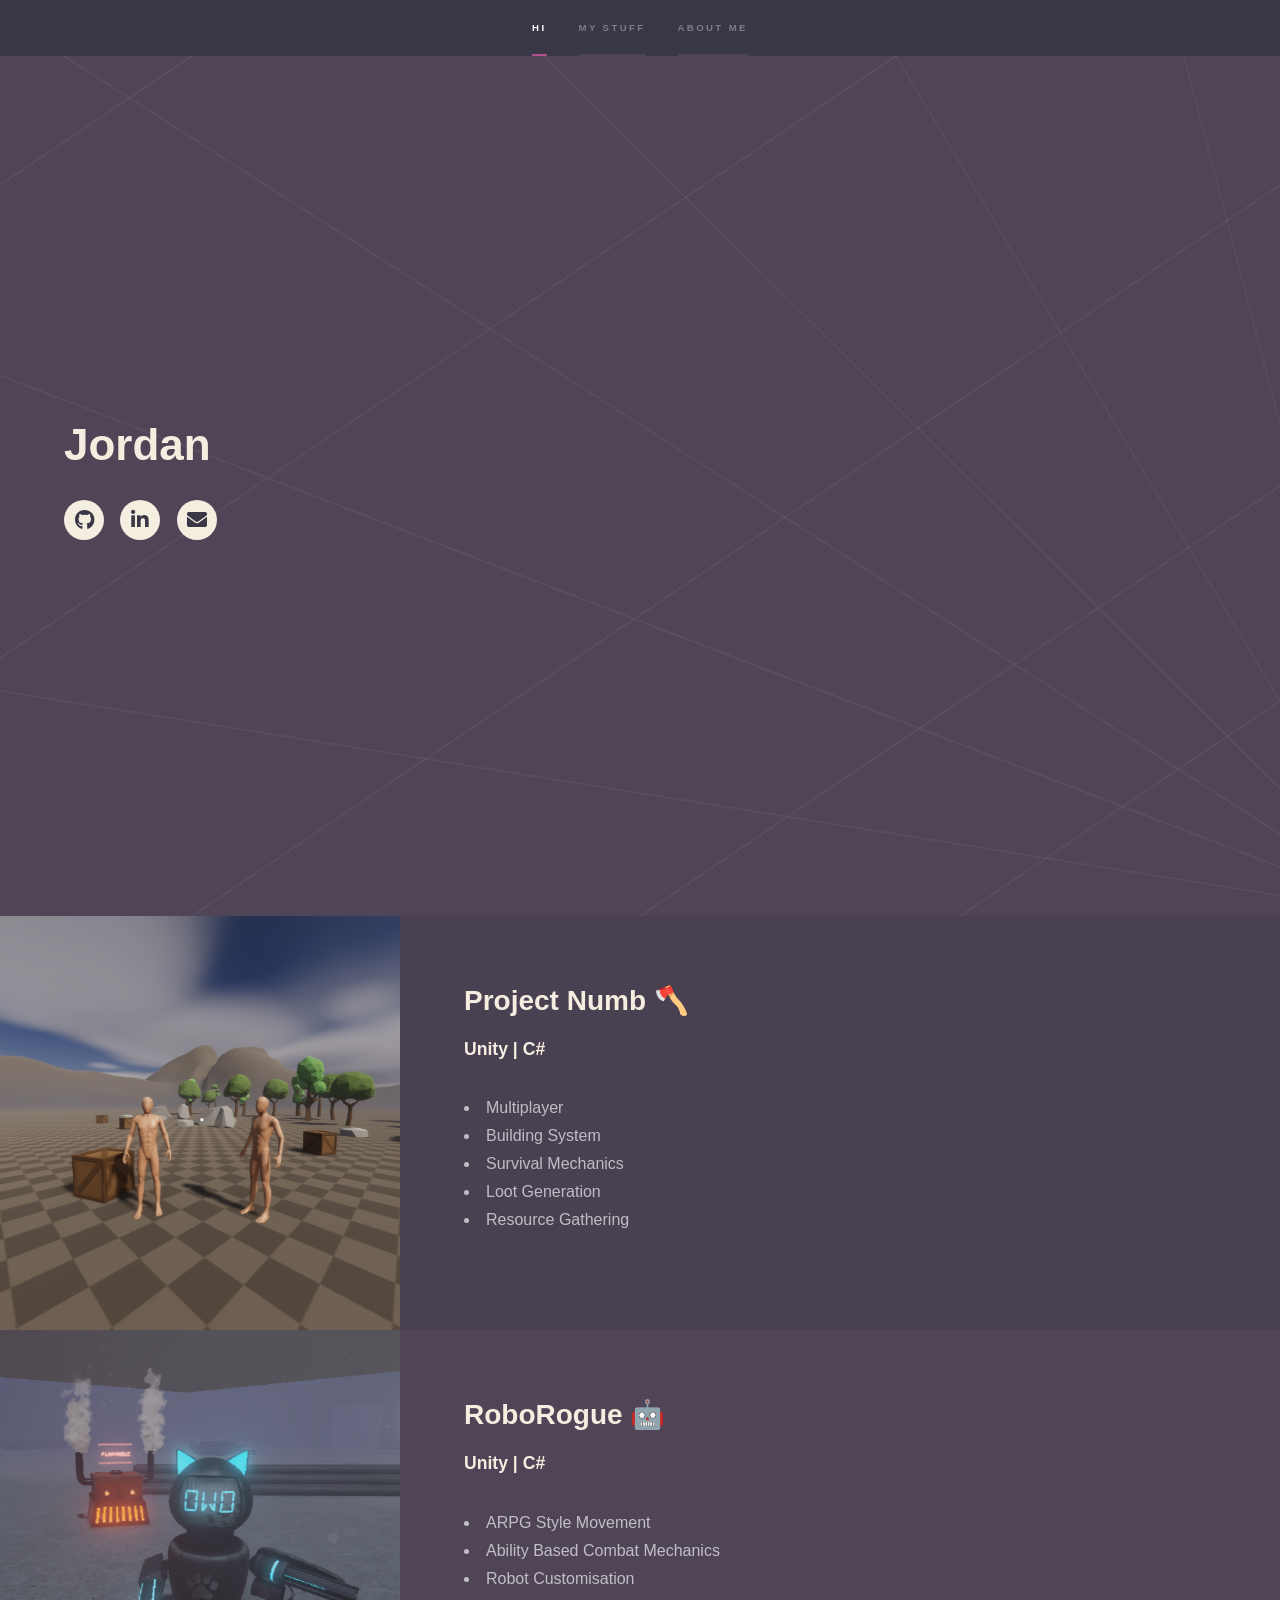
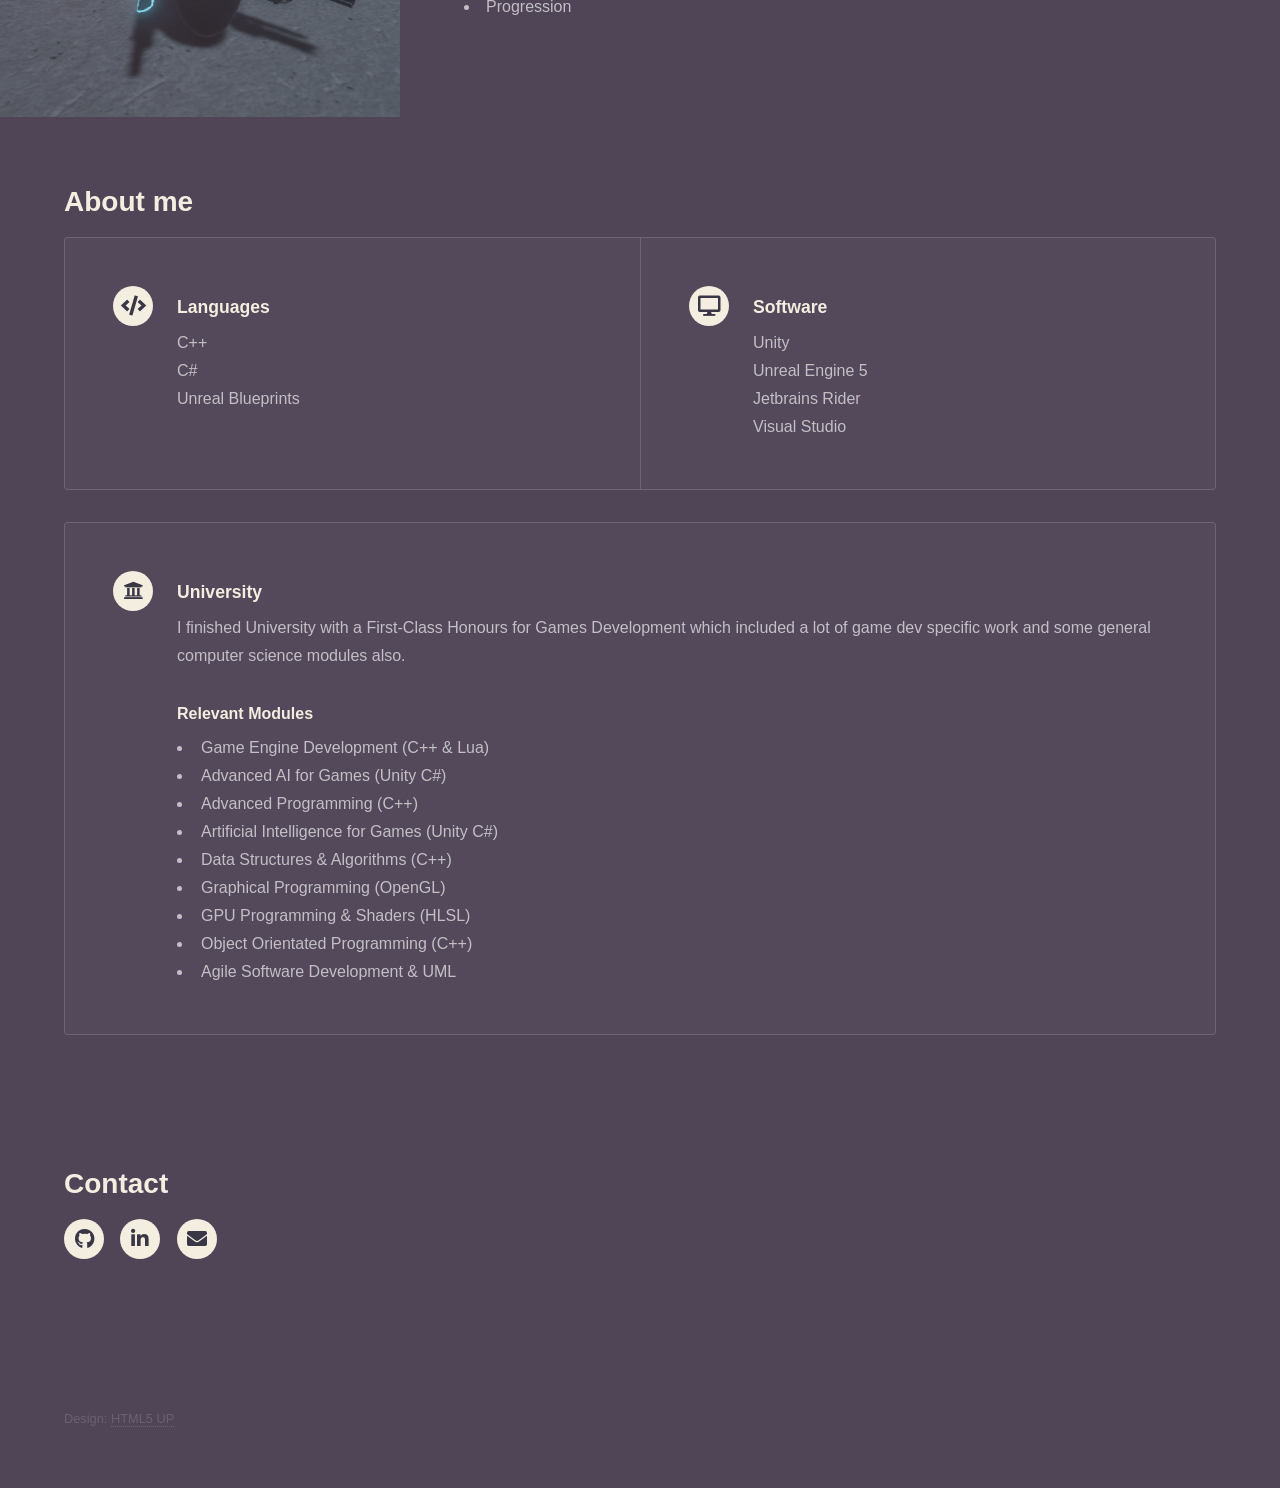
<file: index.html>
<!DOCTYPE HTML>
<!--
	Hyperspace by HTML5 UP
	html5up.net | @ajlkn
	Free for personal and commercial use under the CCA 3.0 license (html5up.net/license)
-->
<html>
	<head>
		<title>rau-git portfolio</title>
		<meta charset="utf-8" />
		<meta name="viewport" content="width=device-width, initial-scale=1, user-scalable=no" />
		<link rel="stylesheet" href="assets/css/main.css" />
		<noscript><link rel="stylesheet" href="assets/css/noscript.css" /></noscript>
	</head>
	<body class="is-preload">

		<!-- Sidebar -->
			<section id="sidebar">
				<div class="inner">
					<nav>
						<ul>
							<li><a href="#intro">Hi</a></li>
							<li><a href="#one">My Stuff</a></li>
							<li><a href="#two">About me</a></li>
						</ul>
					</nav>
				</div>
			</section>

		<!-- Wrapper -->
			<div id="wrapper">

				<!-- Intro -->
					<section id="intro" class="wrapper style1 fullscreen fade-up">
						<div class="inner">
							<h1>Jordan</h1>
							<meta property="og:image" content="images/pic_roguelite_thumbnail.png"/>
							<ul class="icons">
									<li><a href="https://github.com/rau-git" class="icon brands major fa-github"><span class="label">GitHub</span></a></li>
									<li><a href="" class="icon brands major fa-linkedin-in"><span class="label">LinkedIn</span></a></li>
									<li><a href=mailto:"" class="icon solid major fa-envelope"><span class="label">Email</span></a></li>
								</ul>
						</div>
					</section>

				<!-- One -->
				<section id="one" class="wrapper style2 spotlights">
					<section>
						<a href="#" class="image"><img src="images/pic07.png" alt="" data-position="center center" /></a>
						<div class="content">
							<div class="inner">
								<h2>Project Numb 🪓</h2>
								<h3>Unity | C#</h3>
								<p>
									<li>Multiplayer</li>
									<li>Building System</li>
									<li>Survival Mechanics</li>
									<li>Loot Generation</li>
									<li>Resource Gathering</li>
								</p>
								<ul class="actions">
									<!--<li><a href="mp_project.html" class="button">More info here :3</a></li>-->
								</ul>
							</div>
						</div>
					</section>
					<section>
							<a href="#" class="image"><img src="images/pic_roguelite_thumbnail.png" alt="" data-position="center center" /></a>
							<div class="content">
								<div class="inner">
									<h2>RoboRogue 🤖</h2>
									<h3>Unity | C#</h3>
									<p>
										<li>ARPG Style Movement</li>
										<li>Ability Based Combat Mechanics</li>
										<li>Robot Customisation</li>
										<li>Progression</li>
									</p>
									<ul class="actions">
										<!--<li><a href="roguelite_project.html" class="button">More info here :3</a></li>-->
									</ul>
								</div>
							</div>
						</section>
					</section>
					
				</section>

				<!-- Two -->
					<section id="two" class="wrapper style3 fade-up">
						<div class="inner">
							<h2>About me</h2>
							<div class="features">
								<section>
									<span class="icon solid major fa-code"></span>
									<h3>Languages</h3>
									<p>
										C++<br>
										C#<br>
										Unreal Blueprints<br>
									</p>
								</section>
								<section>
									<span class="icon solid major fa-desktop"></span>
									<h3>Software</h3>
									<p>
											Unity<br>
											Unreal Engine 5<br>
											Jetbrains Rider<br>
											Visual Studio<br>
									</p>
								</section>
							</div>
							<div class="features2">
								<section>
									<span class="icon solid major fa-university"></span>
									<h3>University</h3>
									<p>
										I finished University with a First-Class Honours for Games Development which included a lot of game dev specific
										work and some general computer science modules also.

										<h4>Relevant Modules</h4>
										<ul>
											<li>Game Engine Development (C++ & Lua)</li>
											<li>Advanced AI for Games (Unity C#)</li>
											<li>Advanced Programming (C++)</li>
											<li>Artificial Intelligence for Games (Unity C#)</li>
											<li>Data Structures & Algorithms (C++)</li>
											<li>Graphical Programming (OpenGL)</li>
											<li>GPU Programming & Shaders (HLSL)</li>
											<li>Object Orientated Programming (C++)</li>
											<li>Agile Software Development & UML</li>
										</ul>
									</p>
								</section>
							</div>
						</div>
					</section>

				<!-- Three -->
					<section id="three" class="wrapper style1 fade-up">
						<div class="inner">
							<h2>Contact</h2>
								<ul class="icons">
									<li><a href="https://github.com/rau-git" class="icon brands major fa-github"><span class="label">GitHub</span></a></li>
									<li><a href="" class="icon brands major fa-linkedin-in"><span class="label">LinkedIn</span></a></li>
									<li><a href=mailto:"" class="icon solid major fa-envelope"><span class="label">Email</span></a></li>
								</ul>
							</section>
						</div>
					</section>

			</div>

		<!-- Footer -->
		<footer id="footer" class="wrapper alt">
			<div class="inner">
				<ul class="menu">
					<li>Design: <a href="http://html5up.net">HTML5 UP</a></li>
				</ul>
			</div>
		</footer>

		<!-- Scripts -->
			<script src="assets/js/jquery.min.js"></script>
			<script src="assets/js/jquery.scrollex.min.js"></script>
			<script src="assets/js/jquery.scrolly.min.js"></script>
			<script src="assets/js/browser.min.js"></script>
			<script src="assets/js/breakpoints.min.js"></script>
			<script src="assets/js/util.js"></script>
			<script src="assets/js/main.js"></script>

	</body>
</html>
</file>
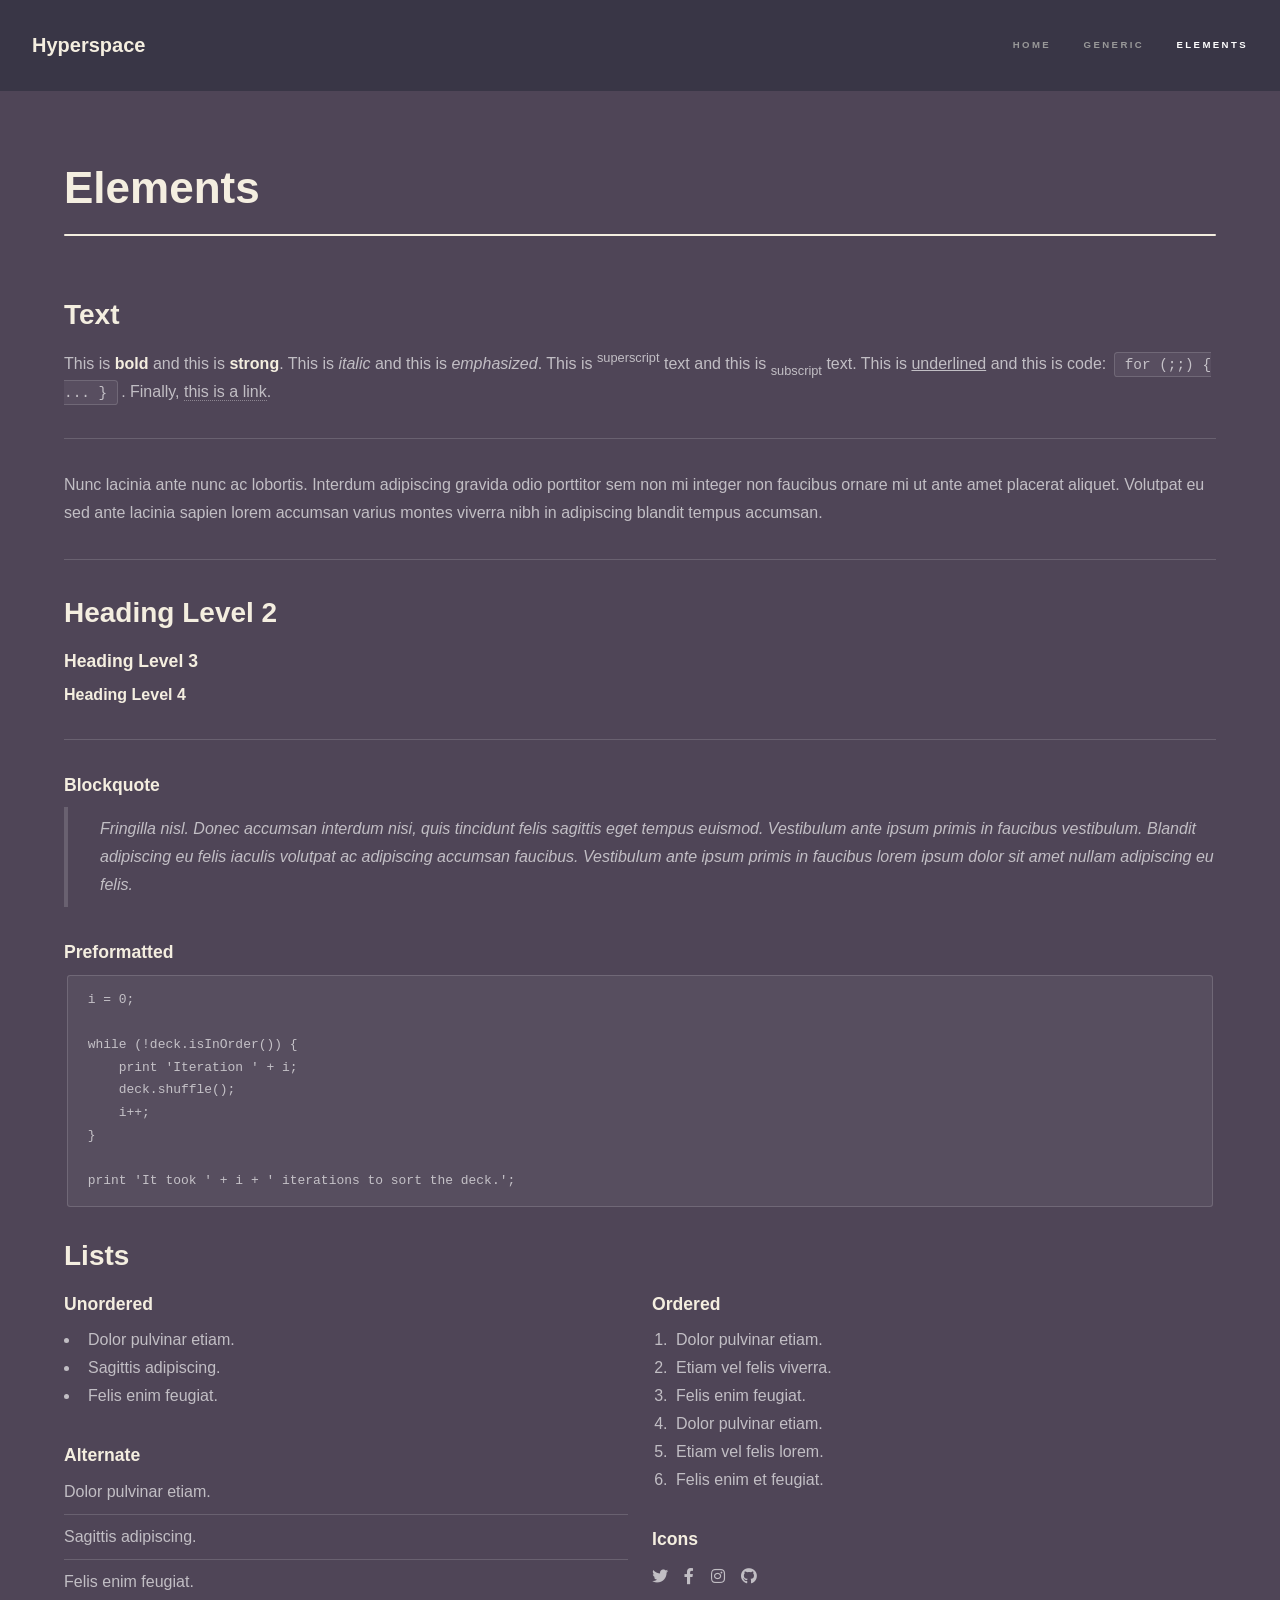
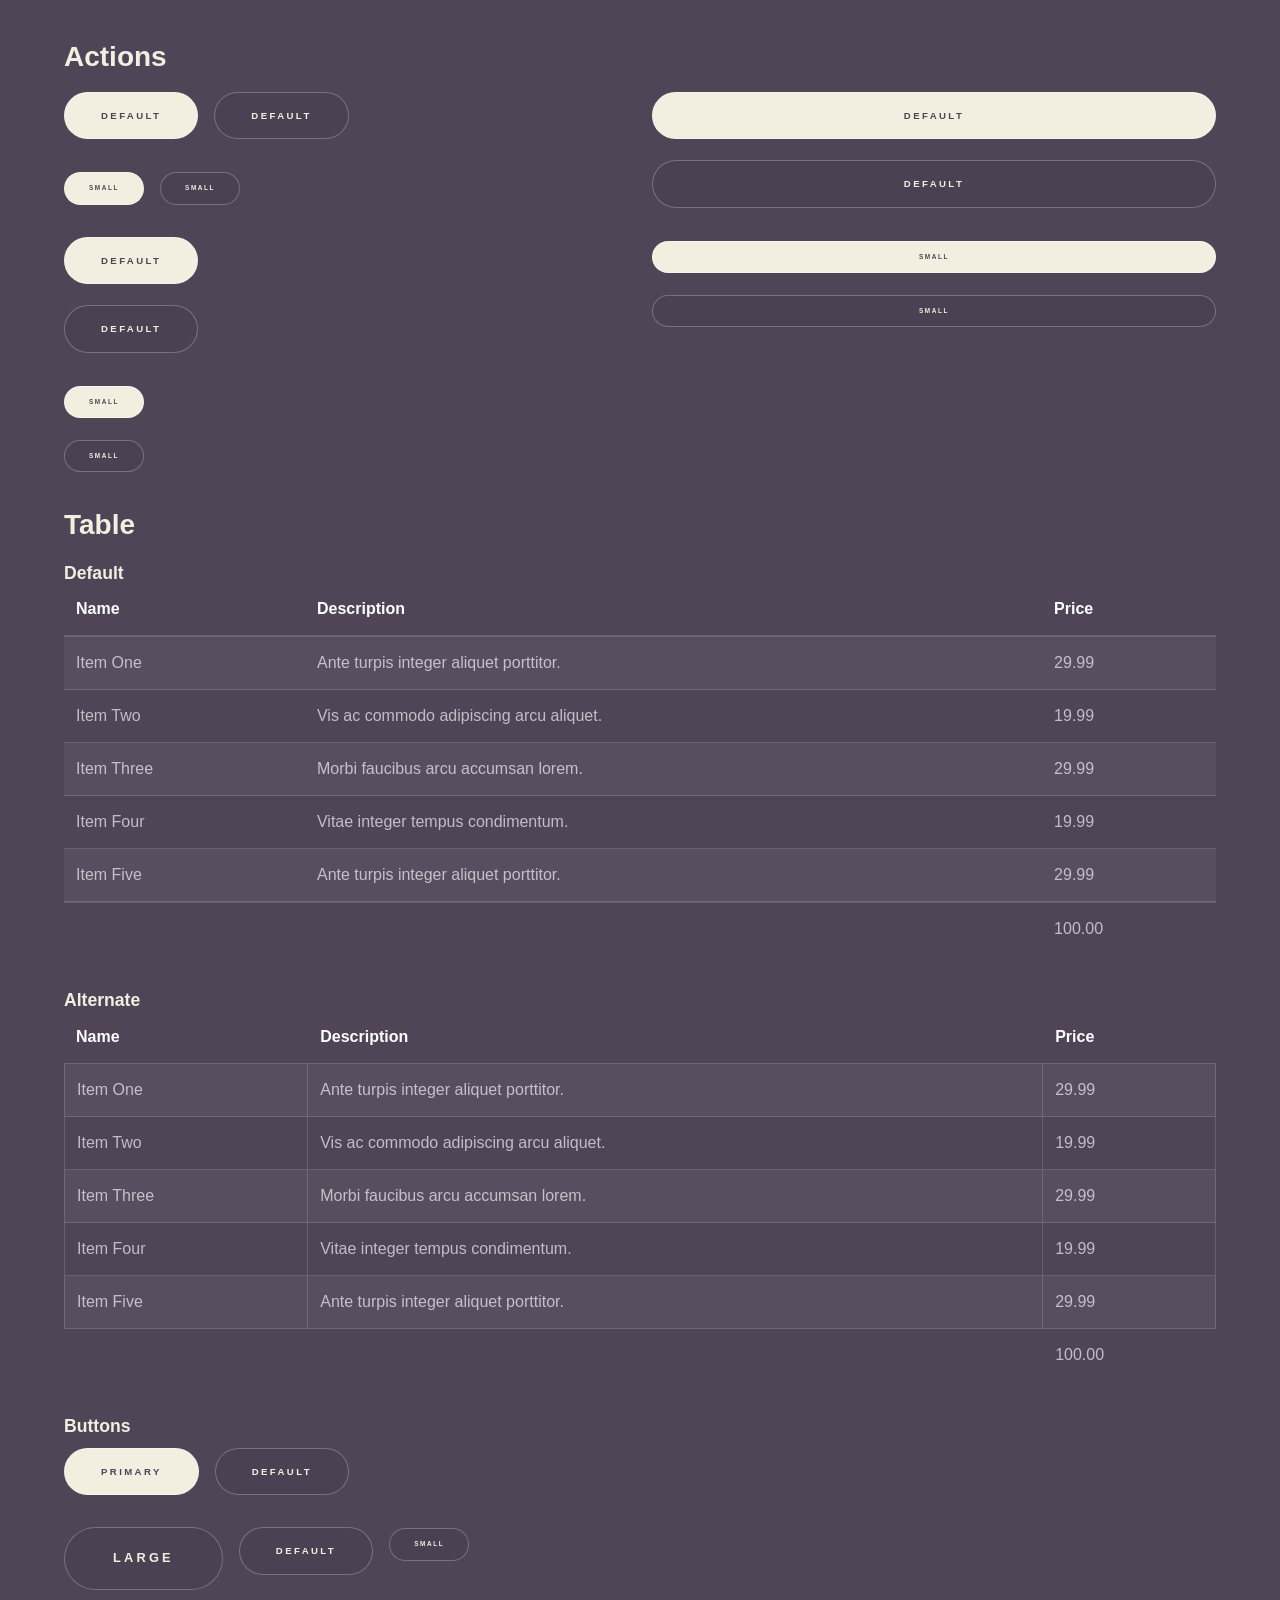
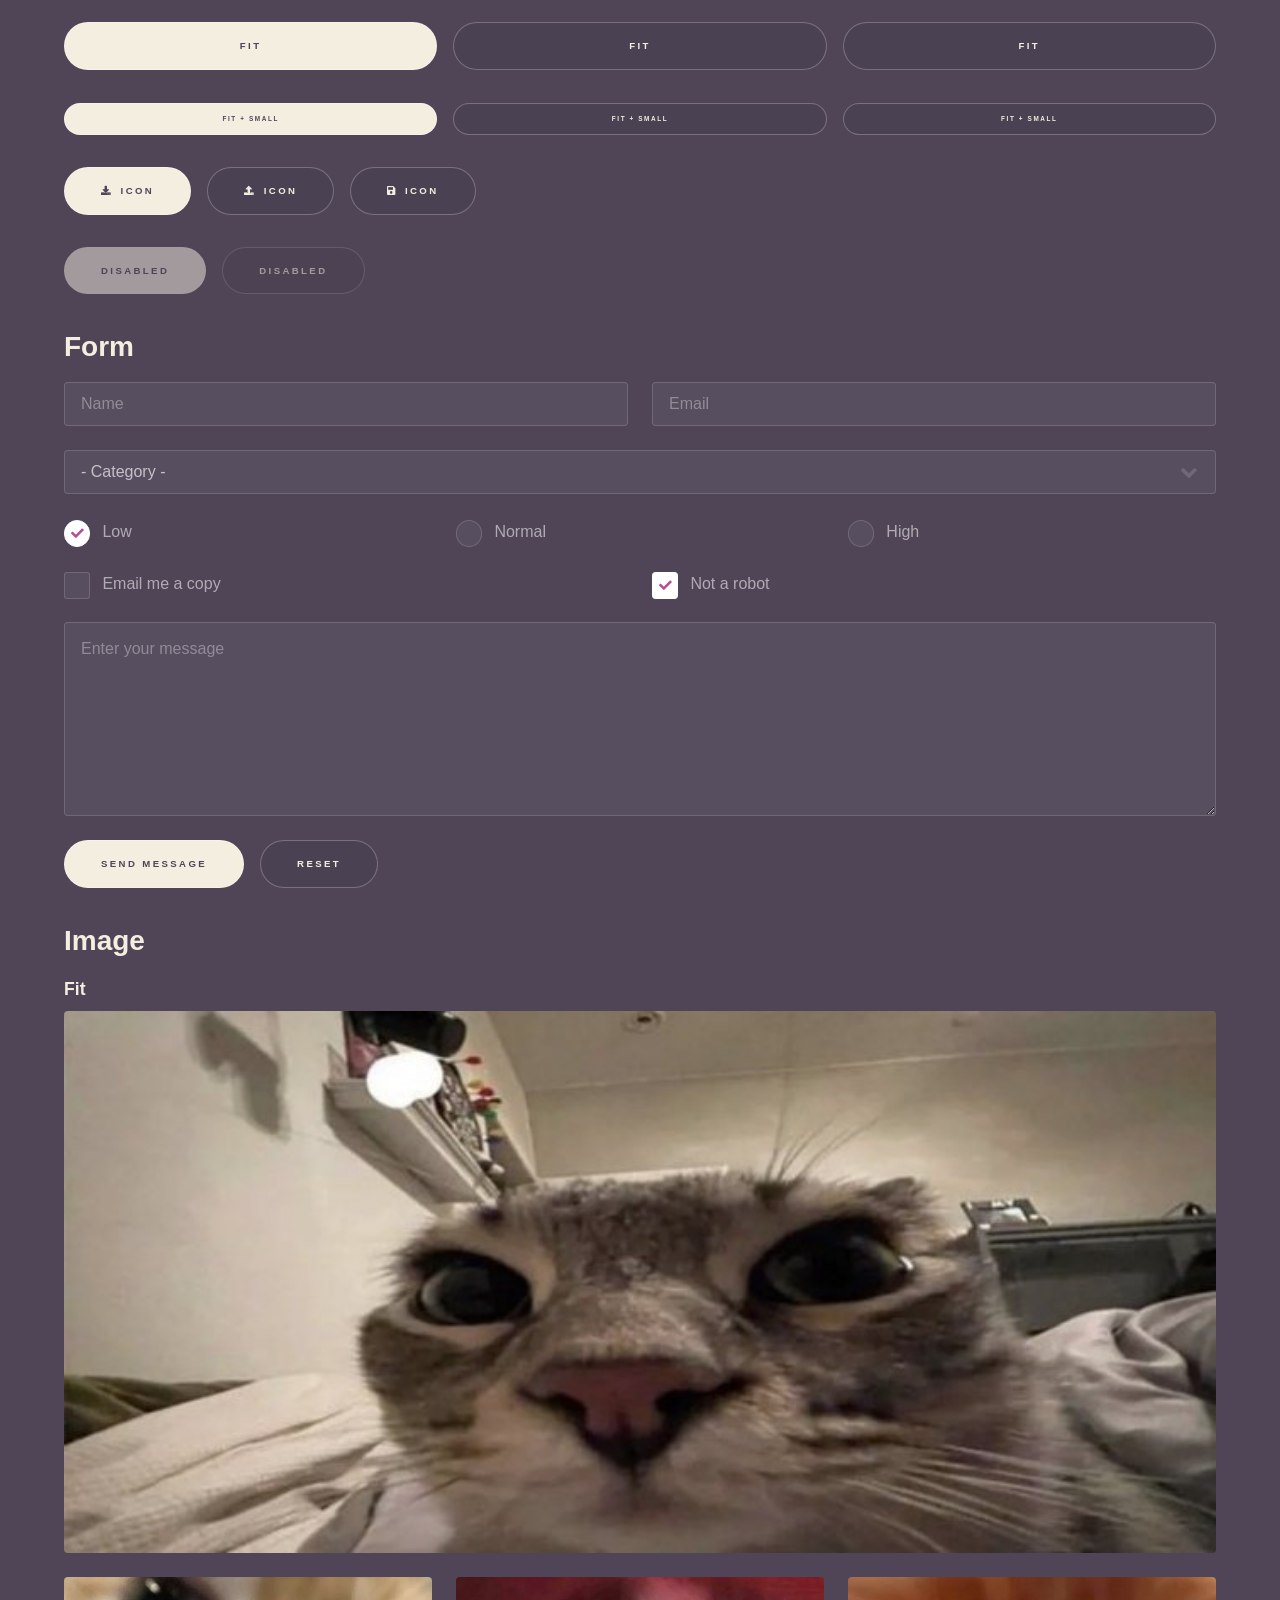
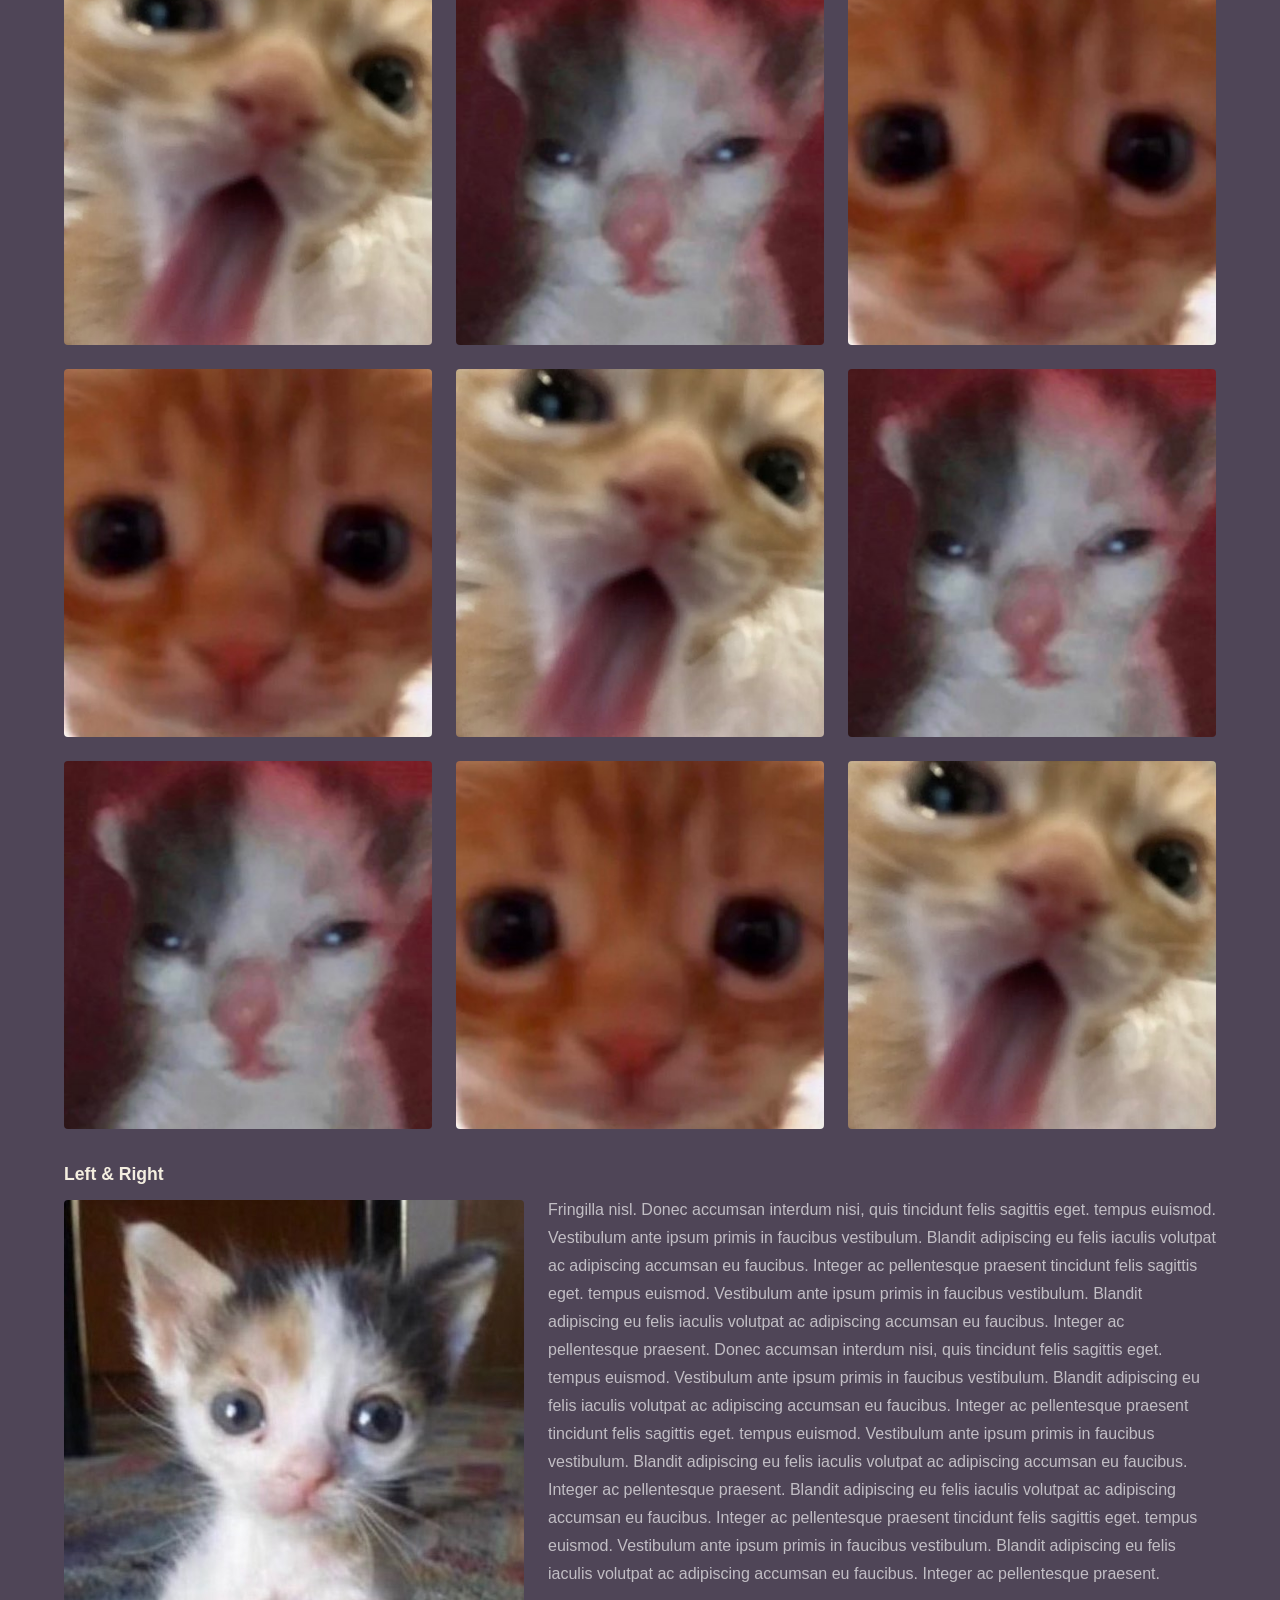
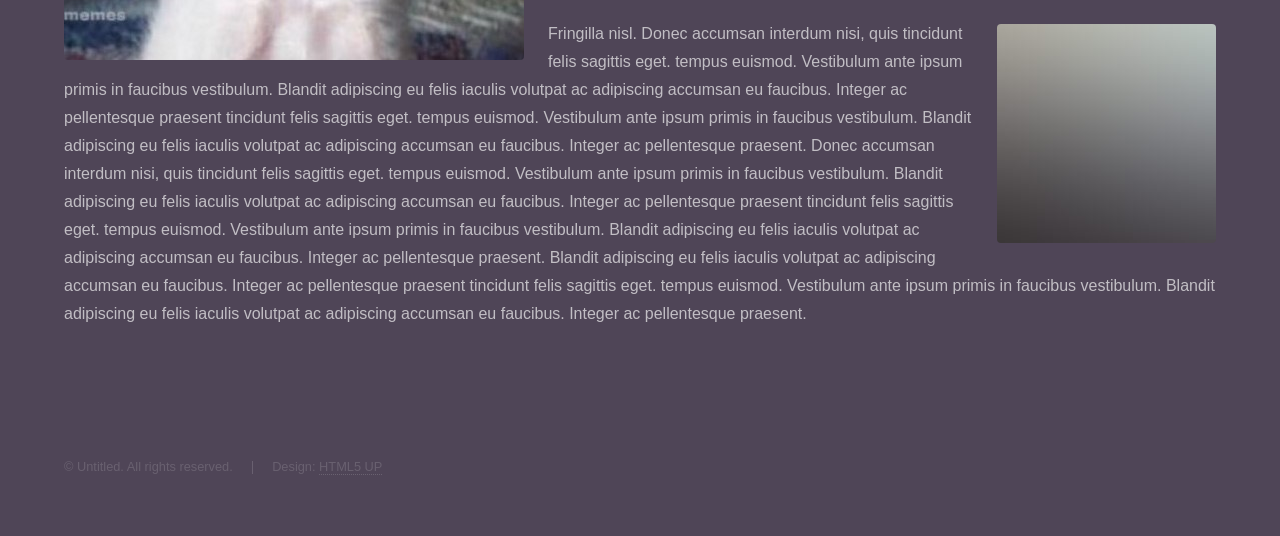
<file: elements.html>
<!DOCTYPE HTML>
<!--
	Hyperspace by HTML5 UP
	html5up.net | @ajlkn
	Free for personal and commercial use under the CCA 3.0 license (html5up.net/license)
-->
<html>
	<head>
		<title>Elements - Hyperspace by HTML5 UP</title>
		<meta charset="utf-8" />
		<meta name="viewport" content="width=device-width, initial-scale=1, user-scalable=no" />
		<link rel="stylesheet" href="assets/css/main.css" />
		<noscript><link rel="stylesheet" href="assets/css/noscript.css" /></noscript>
	</head>
	<body class="is-preload">

		<!-- Header -->
			<header id="header">
				<a href="index.html" class="title">Hyperspace</a>
				<nav>
					<ul>
						<li><a href="index.html">Home</a></li>
						<li><a href="generic.html">Generic</a></li>
						<li><a href="elements.html"  class="active">Elements</a></li>
					</ul>
				</nav>
			</header>

		<!-- Wrapper -->
			<div id="wrapper">

				<!-- Main -->
					<section id="main" class="wrapper">
						<div class="inner">
							<h1 class="major">Elements</h1>

							<!-- Text -->
								<section>
									<h2>Text</h2>
									<p>This is <b>bold</b> and this is <strong>strong</strong>. This is <i>italic</i> and this is <em>emphasized</em>.
									This is <sup>superscript</sup> text and this is <sub>subscript</sub> text.
									This is <u>underlined</u> and this is code: <code>for (;;) { ... }</code>. Finally, <a href="#">this is a link</a>.</p>
									<hr />
									<p>Nunc lacinia ante nunc ac lobortis. Interdum adipiscing gravida odio porttitor sem non mi integer non faucibus ornare mi ut ante amet placerat aliquet. Volutpat eu sed ante lacinia sapien lorem accumsan varius montes viverra nibh in adipiscing blandit tempus accumsan.</p>
									<hr />
									<h2>Heading Level 2</h2>
									<h3>Heading Level 3</h3>
									<h4>Heading Level 4</h4>
									<hr />
									<h3>Blockquote</h3>
									<blockquote>Fringilla nisl. Donec accumsan interdum nisi, quis tincidunt felis sagittis eget tempus euismod. Vestibulum ante ipsum primis in faucibus vestibulum. Blandit adipiscing eu felis iaculis volutpat ac adipiscing accumsan faucibus. Vestibulum ante ipsum primis in faucibus lorem ipsum dolor sit amet nullam adipiscing eu felis.</blockquote>
									<h3>Preformatted</h3>
									<pre><code>i = 0;

while (!deck.isInOrder()) {
    print 'Iteration ' + i;
    deck.shuffle();
    i++;
}

print 'It took ' + i + ' iterations to sort the deck.';</code></pre>
								</section>

							<!-- Lists -->
								<section>
									<h2>Lists</h2>
									<div class="row">
										<div class="col-6 col-12-medium">
											<h3>Unordered</h3>
											<ul>
												<li>Dolor pulvinar etiam.</li>
												<li>Sagittis adipiscing.</li>
												<li>Felis enim feugiat.</li>
											</ul>
											<h3>Alternate</h3>
											<ul class="alt">
												<li>Dolor pulvinar etiam.</li>
												<li>Sagittis adipiscing.</li>
												<li>Felis enim feugiat.</li>
											</ul>
										</div>
										<div class="col-6 col-12-medium">
											<h3>Ordered</h3>
											<ol>
												<li>Dolor pulvinar etiam.</li>
												<li>Etiam vel felis viverra.</li>
												<li>Felis enim feugiat.</li>
												<li>Dolor pulvinar etiam.</li>
												<li>Etiam vel felis lorem.</li>
												<li>Felis enim et feugiat.</li>
											</ol>
											<h3>Icons</h3>
											<ul class="icons">
												<li><a href="#" class="icon brands fa-twitter"><span class="label">Twitter</span></a></li>
												<li><a href="#" class="icon brands fa-facebook-f"><span class="label">Facebook</span></a></li>
												<li><a href="#" class="icon brands fa-instagram"><span class="label">Instagram</span></a></li>
												<li><a href="#" class="icon brands fa-github"><span class="label">Github</span></a></li>
											</ul>
										</div>
									</div>
									<h2>Actions</h2>
									<div class="row">
										<div class="col-6 col-12-medium">
											<ul class="actions">
												<li><a href="#" class="button primary">Default</a></li>
												<li><a href="#" class="button">Default</a></li>
											</ul>
											<ul class="actions small">
												<li><a href="#" class="button primary small">Small</a></li>
												<li><a href="#" class="button small">Small</a></li>
											</ul>
											<ul class="actions stacked">
												<li><a href="#" class="button primary">Default</a></li>
												<li><a href="#" class="button">Default</a></li>
											</ul>
											<ul class="actions stacked">
												<li><a href="#" class="button primary small">Small</a></li>
												<li><a href="#" class="button small">Small</a></li>
											</ul>
										</div>
										<div class="col-6 col-12-medium">
											<ul class="actions stacked">
												<li><a href="#" class="button primary fit">Default</a></li>
												<li><a href="#" class="button fit">Default</a></li>
											</ul>
											<ul class="actions stacked">
												<li><a href="#" class="button primary small fit">Small</a></li>
												<li><a href="#" class="button small fit">Small</a></li>
											</ul>
										</div>
									</div>
								</section>

							<!-- Table -->
								<section>
									<h2>Table</h2>
									<h3>Default</h3>
									<div class="table-wrapper">
										<table>
											<thead>
												<tr>
													<th>Name</th>
													<th>Description</th>
													<th>Price</th>
												</tr>
											</thead>
											<tbody>
												<tr>
													<td>Item One</td>
													<td>Ante turpis integer aliquet porttitor.</td>
													<td>29.99</td>
												</tr>
												<tr>
													<td>Item Two</td>
													<td>Vis ac commodo adipiscing arcu aliquet.</td>
													<td>19.99</td>
												</tr>
												<tr>
													<td>Item Three</td>
													<td> Morbi faucibus arcu accumsan lorem.</td>
													<td>29.99</td>
												</tr>
												<tr>
													<td>Item Four</td>
													<td>Vitae integer tempus condimentum.</td>
													<td>19.99</td>
												</tr>
												<tr>
													<td>Item Five</td>
													<td>Ante turpis integer aliquet porttitor.</td>
													<td>29.99</td>
												</tr>
											</tbody>
											<tfoot>
												<tr>
													<td colspan="2"></td>
													<td>100.00</td>
												</tr>
											</tfoot>
										</table>
									</div>

									<h3>Alternate</h3>
									<div class="table-wrapper">
										<table class="alt">
											<thead>
												<tr>
													<th>Name</th>
													<th>Description</th>
													<th>Price</th>
												</tr>
											</thead>
											<tbody>
												<tr>
													<td>Item One</td>
													<td>Ante turpis integer aliquet porttitor.</td>
													<td>29.99</td>
												</tr>
												<tr>
													<td>Item Two</td>
													<td>Vis ac commodo adipiscing arcu aliquet.</td>
													<td>19.99</td>
												</tr>
												<tr>
													<td>Item Three</td>
													<td> Morbi faucibus arcu accumsan lorem.</td>
													<td>29.99</td>
												</tr>
												<tr>
													<td>Item Four</td>
													<td>Vitae integer tempus condimentum.</td>
													<td>19.99</td>
												</tr>
												<tr>
													<td>Item Five</td>
													<td>Ante turpis integer aliquet porttitor.</td>
													<td>29.99</td>
												</tr>
											</tbody>
											<tfoot>
												<tr>
													<td colspan="2"></td>
													<td>100.00</td>
												</tr>
											</tfoot>
										</table>
									</div>
								</section>

							<!-- Buttons -->
								<section>
									<h3>Buttons</h3>
									<ul class="actions">
										<li><a href="#" class="button primary">Primary</a></li>
										<li><a href="#" class="button">Default</a></li>
									</ul>
									<ul class="actions">
										<li><a href="#" class="button large">Large</a></li>
										<li><a href="#" class="button">Default</a></li>
										<li><a href="#" class="button small">Small</a></li>
									</ul>
									<ul class="actions fit">
										<li><a href="#" class="button primary fit">Fit</a></li>
										<li><a href="#" class="button fit">Fit</a></li>
										<li><a href="#" class="button fit">Fit</a></li>
									</ul>
									<ul class="actions fit small">
										<li><a href="#" class="button primary fit small">Fit + Small</a></li>
										<li><a href="#" class="button fit small">Fit + Small</a></li>
										<li><a href="#" class="button fit small">Fit + Small</a></li>
									</ul>
									<ul class="actions">
										<li><a href="#" class="button primary icon solid fa-download">Icon</a></li>
										<li><a href="#" class="button icon solid fa-upload">Icon</a></li>
										<li><a href="#" class="button icon solid fa-save">Icon</a></li>
									</ul>
									<ul class="actions">
										<li><span class="button primary disabled">Disabled</span></li>
										<li><span class="button disabled">Disabled</span></li>
									</ul>
								</section>

							<!-- Form -->
								<section>
									<h2>Form</h2>
									<form method="post" action="#">
										<div class="row gtr-uniform">
											<div class="col-6 col-12-xsmall">
												<input type="text" name="demo-name" id="demo-name" value="" placeholder="Name" />
											</div>
											<div class="col-6 col-12-xsmall">
												<input type="email" name="demo-email" id="demo-email" value="" placeholder="Email" />
											</div>
											<div class="col-12">
												<select name="demo-category" id="demo-category">
													<option value="">- Category -</option>
													<option value="1">Manufacturing</option>
													<option value="1">Shipping</option>
													<option value="1">Administration</option>
													<option value="1">Human Resources</option>
												</select>
											</div>
											<div class="col-4 col-12-small">
												<input type="radio" id="demo-priority-low" name="demo-priority" checked>
												<label for="demo-priority-low">Low</label>
											</div>
											<div class="col-4 col-12-small">
												<input type="radio" id="demo-priority-normal" name="demo-priority">
												<label for="demo-priority-normal">Normal</label>
											</div>
											<div class="col-4 col-12-small">
												<input type="radio" id="demo-priority-high" name="demo-priority">
												<label for="demo-priority-high">High</label>
											</div>
											<div class="col-6 col-12-small">
												<input type="checkbox" id="demo-copy" name="demo-copy">
												<label for="demo-copy">Email me a copy</label>
											</div>
											<div class="col-6 col-12-small">
												<input type="checkbox" id="demo-human" name="demo-human" checked>
												<label for="demo-human">Not a robot</label>
											</div>
											<div class="col-12">
												<textarea name="demo-message" id="demo-message" placeholder="Enter your message" rows="6"></textarea>
											</div>
											<div class="col-12">
												<ul class="actions">
													<li><input type="submit" value="Send Message" class="primary" /></li>
													<li><input type="reset" value="Reset" /></li>
												</ul>
											</div>
										</div>
									</form>
								</section>

							<!-- Image -->
								<section>
									<h2>Image</h2>
									<h3>Fit</h3>
									<div class="box alt">
										<div class="row gtr-uniform">
											<div class="col-12"><span class="image fit"><img src="images/pic04.jpg" alt="" /></span></div>
											<div class="col-4"><span class="image fit"><img src="images/pic01.jpg" alt="" /></span></div>
											<div class="col-4"><span class="image fit"><img src="images/pic02.jpg" alt="" /></span></div>
											<div class="col-4"><span class="image fit"><img src="images/pic03.jpg" alt="" /></span></div>
											<div class="col-4"><span class="image fit"><img src="images/pic03.jpg" alt="" /></span></div>
											<div class="col-4"><span class="image fit"><img src="images/pic01.jpg" alt="" /></span></div>
											<div class="col-4"><span class="image fit"><img src="images/pic02.jpg" alt="" /></span></div>
											<div class="col-4"><span class="image fit"><img src="images/pic02.jpg" alt="" /></span></div>
											<div class="col-4"><span class="image fit"><img src="images/pic03.jpg" alt="" /></span></div>
											<div class="col-4"><span class="image fit"><img src="images/pic01.jpg" alt="" /></span></div>
										</div>
									</div>
									<h3>Left &amp; Right</h3>
									<p><span class="image left"><img src="images/pic05.jpg" alt="" /></span>Fringilla nisl. Donec accumsan interdum nisi, quis tincidunt felis sagittis eget. tempus euismod. Vestibulum ante ipsum primis in faucibus vestibulum. Blandit adipiscing eu felis iaculis volutpat ac adipiscing accumsan eu faucibus. Integer ac pellentesque praesent tincidunt felis sagittis eget. tempus euismod. Vestibulum ante ipsum primis in faucibus vestibulum. Blandit adipiscing eu felis iaculis volutpat ac adipiscing accumsan eu faucibus. Integer ac pellentesque praesent. Donec accumsan interdum nisi, quis tincidunt felis sagittis eget. tempus euismod. Vestibulum ante ipsum primis in faucibus vestibulum. Blandit adipiscing eu felis iaculis volutpat ac adipiscing accumsan eu faucibus. Integer ac pellentesque praesent tincidunt felis sagittis eget. tempus euismod. Vestibulum ante ipsum primis in faucibus vestibulum. Blandit adipiscing eu felis iaculis volutpat ac adipiscing accumsan eu faucibus. Integer ac pellentesque praesent. Blandit adipiscing eu felis iaculis volutpat ac adipiscing accumsan eu faucibus. Integer ac pellentesque praesent tincidunt felis sagittis eget. tempus euismod. Vestibulum ante ipsum primis in faucibus vestibulum. Blandit adipiscing eu felis iaculis volutpat ac adipiscing accumsan eu faucibus. Integer ac pellentesque praesent.</p>
									<p><span class="image right"><img src="images/pic06.jpg" alt="" /></span>Fringilla nisl. Donec accumsan interdum nisi, quis tincidunt felis sagittis eget. tempus euismod. Vestibulum ante ipsum primis in faucibus vestibulum. Blandit adipiscing eu felis iaculis volutpat ac adipiscing accumsan eu faucibus. Integer ac pellentesque praesent tincidunt felis sagittis eget. tempus euismod. Vestibulum ante ipsum primis in faucibus vestibulum. Blandit adipiscing eu felis iaculis volutpat ac adipiscing accumsan eu faucibus. Integer ac pellentesque praesent. Donec accumsan interdum nisi, quis tincidunt felis sagittis eget. tempus euismod. Vestibulum ante ipsum primis in faucibus vestibulum. Blandit adipiscing eu felis iaculis volutpat ac adipiscing accumsan eu faucibus. Integer ac pellentesque praesent tincidunt felis sagittis eget. tempus euismod. Vestibulum ante ipsum primis in faucibus vestibulum. Blandit adipiscing eu felis iaculis volutpat ac adipiscing accumsan eu faucibus. Integer ac pellentesque praesent. Blandit adipiscing eu felis iaculis volutpat ac adipiscing accumsan eu faucibus. Integer ac pellentesque praesent tincidunt felis sagittis eget. tempus euismod. Vestibulum ante ipsum primis in faucibus vestibulum. Blandit adipiscing eu felis iaculis volutpat ac adipiscing accumsan eu faucibus. Integer ac pellentesque praesent.</p>
								</section>

						</div>
					</section>

			</div>

		<!-- Footer -->
			<footer id="footer" class="wrapper alt">
				<div class="inner">
					<ul class="menu">
						<li>&copy; Untitled. All rights reserved.</li><li>Design: <a href="http://html5up.net">HTML5 UP</a></li>
					</ul>
				</div>
			</footer>

		<!-- Scripts -->
			<script src="assets/js/jquery.min.js"></script>
			<script src="assets/js/jquery.scrollex.min.js"></script>
			<script src="assets/js/jquery.scrolly.min.js"></script>
			<script src="assets/js/browser.min.js"></script>
			<script src="assets/js/breakpoints.min.js"></script>
			<script src="assets/js/util.js"></script>
			<script src="assets/js/main.js"></script>

	</body>
</html>
</file>
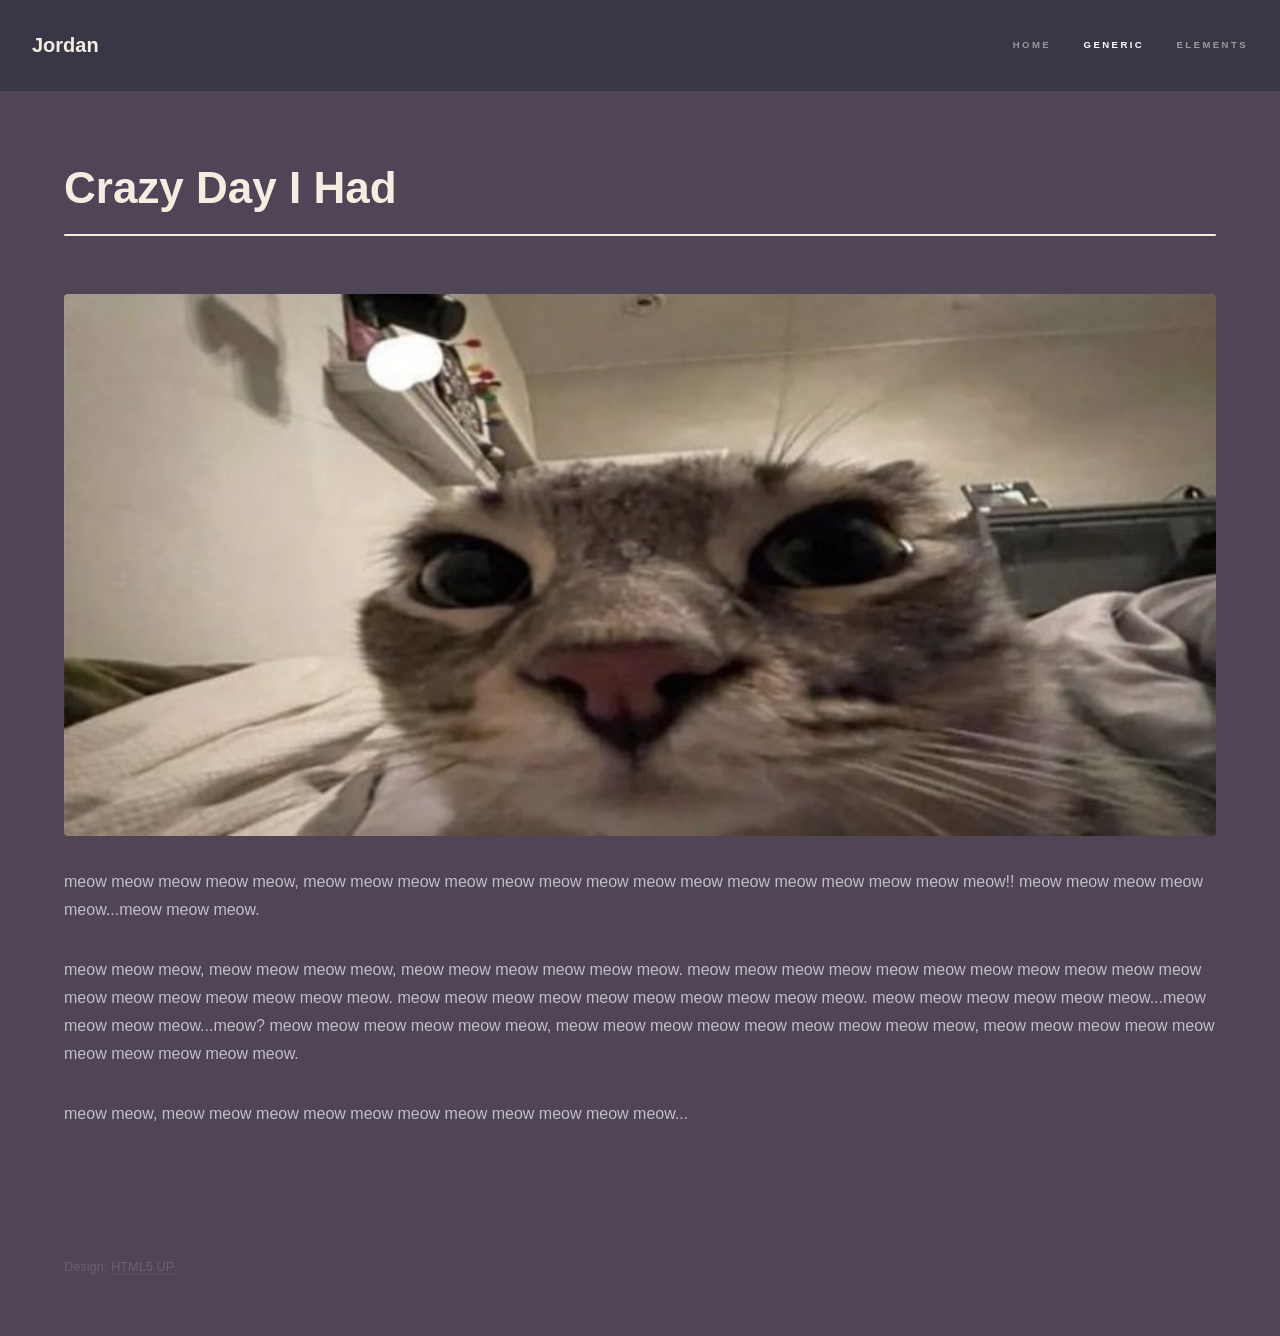
<file: generic.html>
<!DOCTYPE HTML>
<!--
	Hyperspace by HTML5 UP
	html5up.net | @ajlkn
	Free for personal and commercial use under the CCA 3.0 license (html5up.net/license)
-->
<html>
	<head>
		<title>Jordan</title>
		<meta charset="utf-8" />
		<meta name="viewport" content="width=device-width, initial-scale=1, user-scalable=no" />
		<link rel="stylesheet" href="assets/css/main.css" />
		<noscript><link rel="stylesheet" href="assets/css/noscript.css" /></noscript>
	</head>
	<body class="is-preload">

		<!-- Header -->
			<header id="header">
				<a href="index.html" class="title">Jordan</a>
				<nav>
					<ul>
						<li><a href="index.html">Home</a></li>
						<li><a href="generic.html" class="active">Generic</a></li>
						<li><a href="elements.html">Elements</a></li>
					</ul>
				</nav>
			</header>

		<!-- Wrapper -->
			<div id="wrapper">
				<!-- Main -->
					<section id="main" class="wrapper">
						<div class="inner">
							<h1 class="major">Crazy Day I Had</h1>
							<span class="image fit"><img src="images/pic04.jpg" alt="" /></span>
							<p>meow meow meow meow meow, meow meow meow meow meow meow meow meow meow meow meow meow meow meow meow!! meow meow meow meow meow...meow meow meow. </p>
							<p>meow meow meow, meow meow meow meow, meow meow meow meow meow meow. meow meow meow meow meow meow meow meow meow meow meow meow meow meow meow
								meow meow meow. meow meow meow meow meow meow meow meow meow meow. meow meow meow meow meow meow...meow meow meow meow...meow? meow meow meow meow
								meow meow, meow meow meow meow meow meow meow meow meow, meow meow meow meow meow meow meow meow meow meow.</p>
							<p>meow meow, meow meow meow meow meow meow meow meow meow meow meow... </p>
						</div>
					</section>

			</div>

		<!-- Footer -->
			<footer id="footer" class="wrapper alt">
				<div class="inner">
					<ul class="menu">
						<li>Design: <a href="http://html5up.net">HTML5 UP</a></li>
					</ul>
				</div>
			</footer>

		<!-- Scripts -->
			<script src="assets/js/jquery.min.js"></script>
			<script src="assets/js/jquery.scrollex.min.js"></script>
			<script src="assets/js/jquery.scrolly.min.js"></script>
			<script src="assets/js/browser.min.js"></script>
			<script src="assets/js/breakpoints.min.js"></script>
			<script src="assets/js/util.js"></script>
			<script src="assets/js/main.js"></script>

	</body>
</html>
</file>
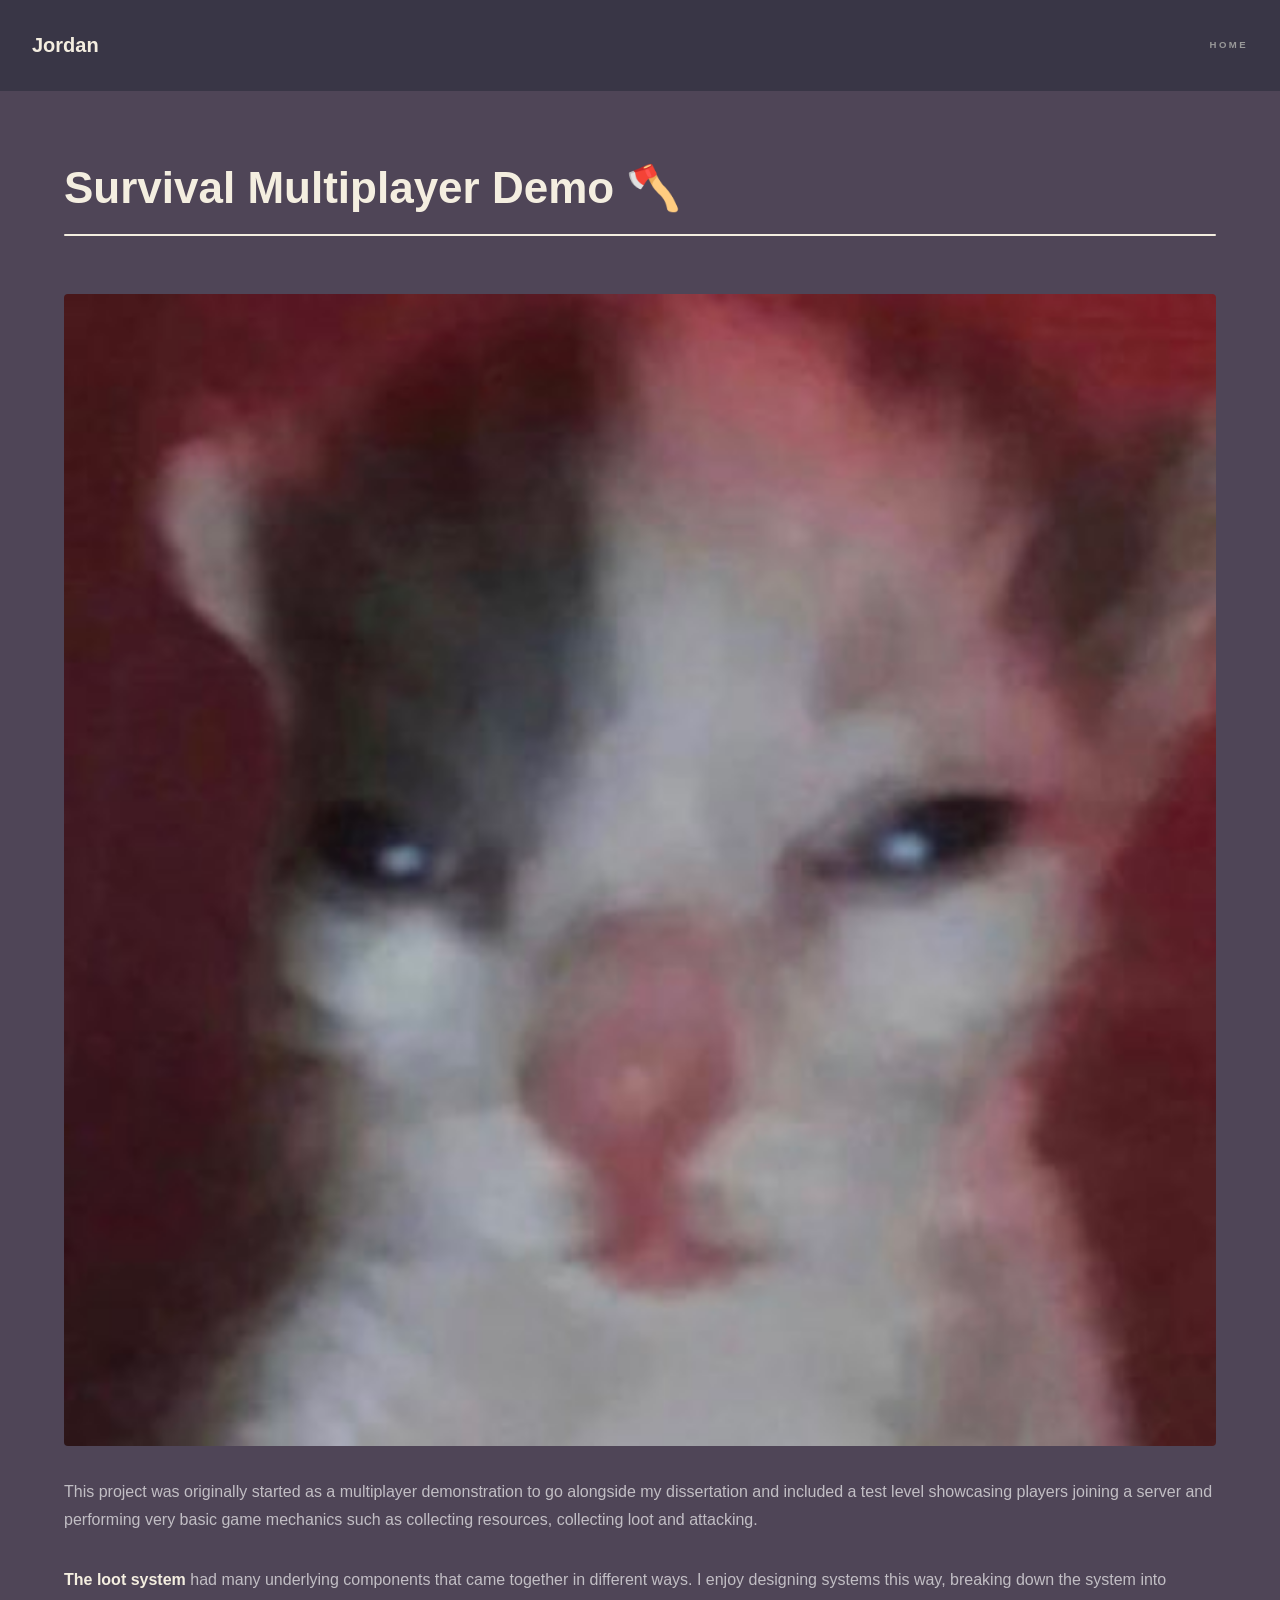
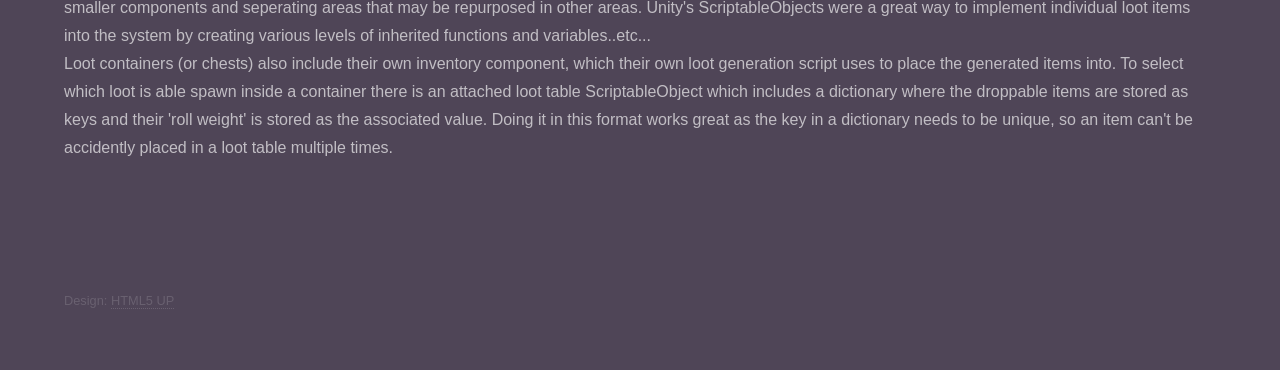
<file: mp_project.html>
<!DOCTYPE HTML>
<!--
	Hyperspace by HTML5 UP
	html5up.net | @ajlkn
	Free for personal and commercial use under the CCA 3.0 license (html5up.net/license)
-->
<html>
	<head>
		<title>Jordan</title>
		<meta charset="utf-8" />
		<meta name="viewport" content="width=device-width, initial-scale=1, user-scalable=no" />
		<link rel="stylesheet" href="assets/css/main.css" />
		<noscript><link rel="stylesheet" href="assets/css/noscript.css" /></noscript>
	</head>
	<body class="is-preload">

		<!-- Header -->
			<header id="header">
				<a href="index.html" class="title">Jordan</a>
				<nav>
					<ul>
						<li><a href="index.html">Home</a></li>
					</ul>
				</nav>
			</header>

		<!-- Wrapper -->
			<div id="wrapper">
				<!-- Main -->
					<section id="main" class="wrapper">
						<div class="inner">
							<h1 class="major">Survival Multiplayer Demo 🪓</h1>
							<span class="image fit"><img src="images/pic02.jpg" alt="" /></span>
							<p> This project was originally started as a multiplayer demonstration to go alongside my dissertation
								and included a test level showcasing players joining a server and performing very basic game mechanics 
								such as collecting resources, collecting loot and attacking. 
							</p>
							<p>
								<b>The loot system</b> had many underlying components that came together in different ways. I enjoy designing
								systems this way, breaking down the system into smaller components and seperating areas that may be repurposed
								in other areas. Unity's ScriptableObjects were a great way to implement individual loot items into the system
								by creating various levels of inherited functions and variables..etc...
								<br>
								Loot containers (or chests) also include their own inventory component, which their own loot generation script
								uses to place the generated items into. To select which loot is able spawn inside a container there is an attached
								loot table ScriptableObject which includes a dictionary where the droppable items are stored as keys and their
								'roll weight' is stored as the associated value. Doing it in this format works great as the key in a dictionary
								needs to be unique, so an item can't be accidently placed in a loot table multiple times.
							</p>
						</div>
					</section>

			</div>

		<!-- Footer -->
			<footer id="footer" class="wrapper alt">
				<div class="inner">
					<ul class="menu">
						<li>Design: <a href="http://html5up.net">HTML5 UP</a></li>
					</ul>
				</div>
			</footer>

		<!-- Scripts -->
			<script src="assets/js/jquery.min.js"></script>
			<script src="assets/js/jquery.scrollex.min.js"></script>
			<script src="assets/js/jquery.scrolly.min.js"></script>
			<script src="assets/js/browser.min.js"></script>
			<script src="assets/js/breakpoints.min.js"></script>
			<script src="assets/js/util.js"></script>
			<script src="assets/js/main.js"></script>

	</body>
</html>
</file>
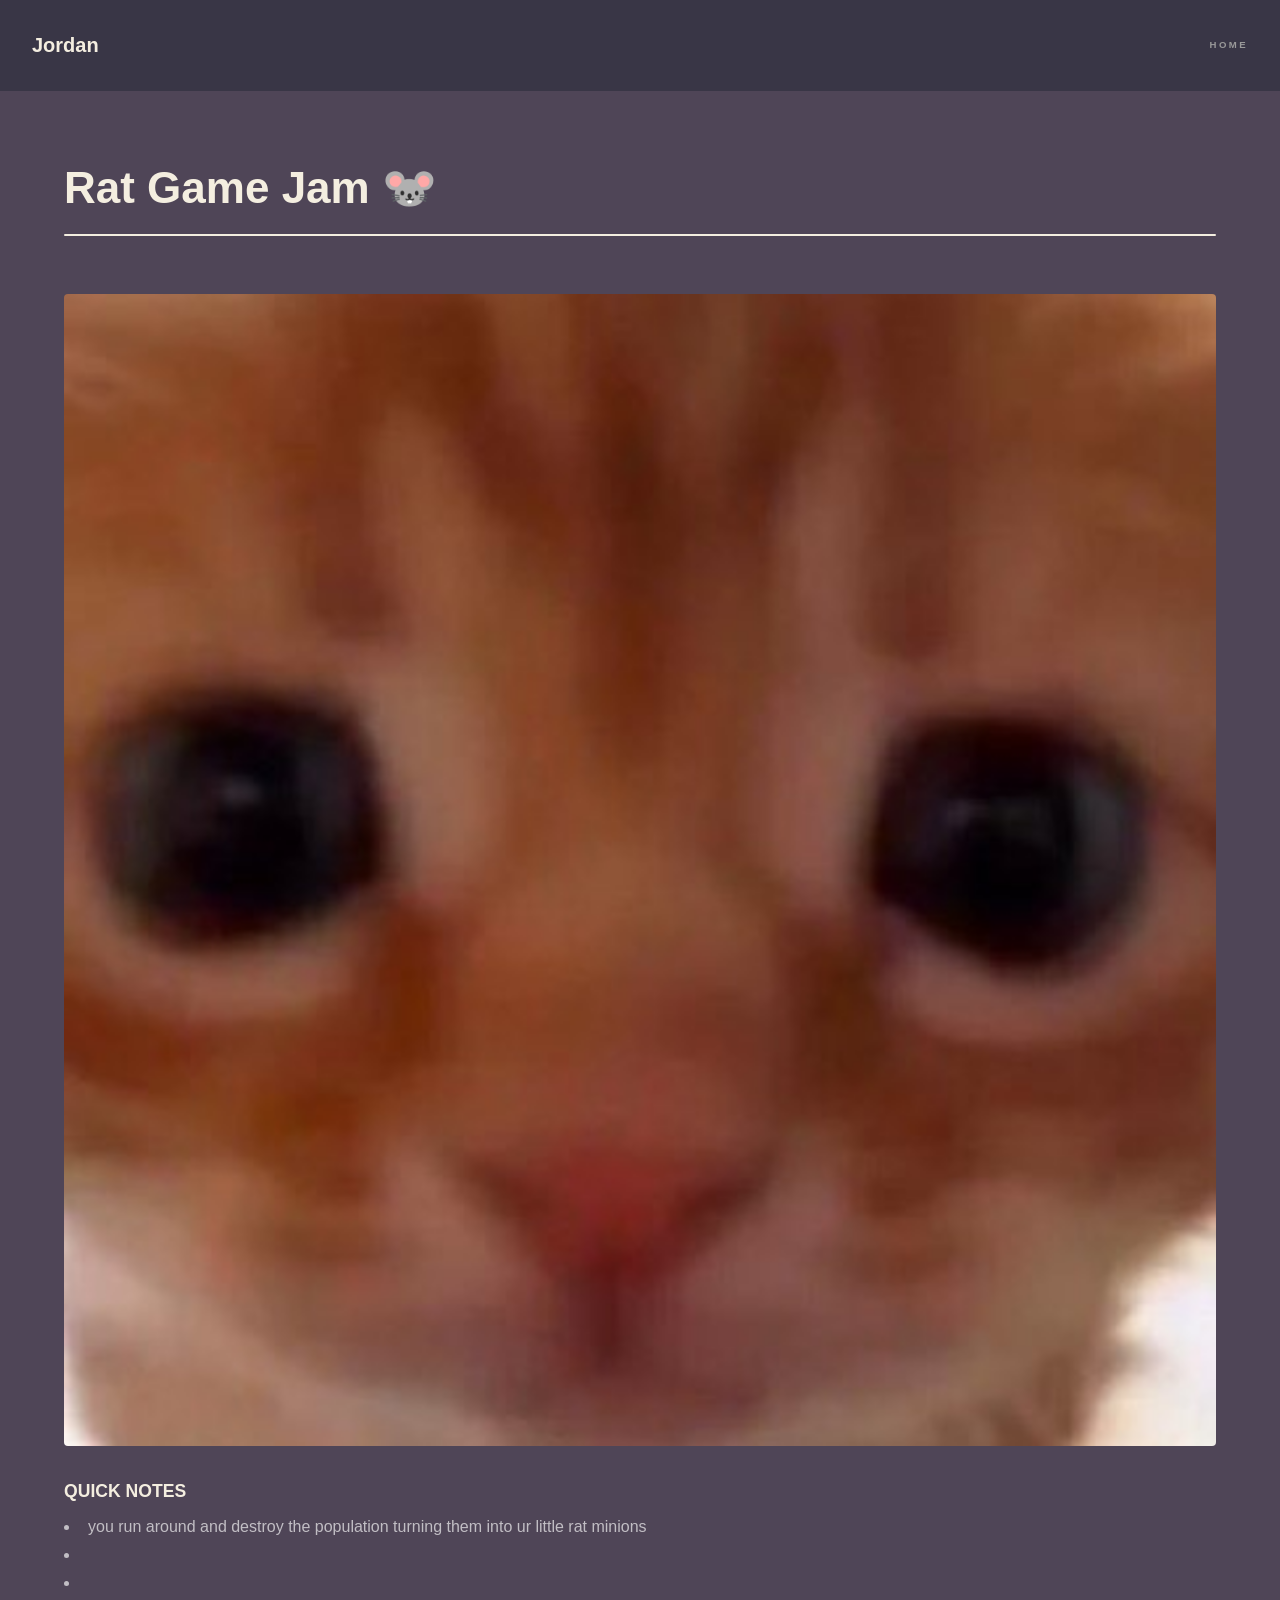
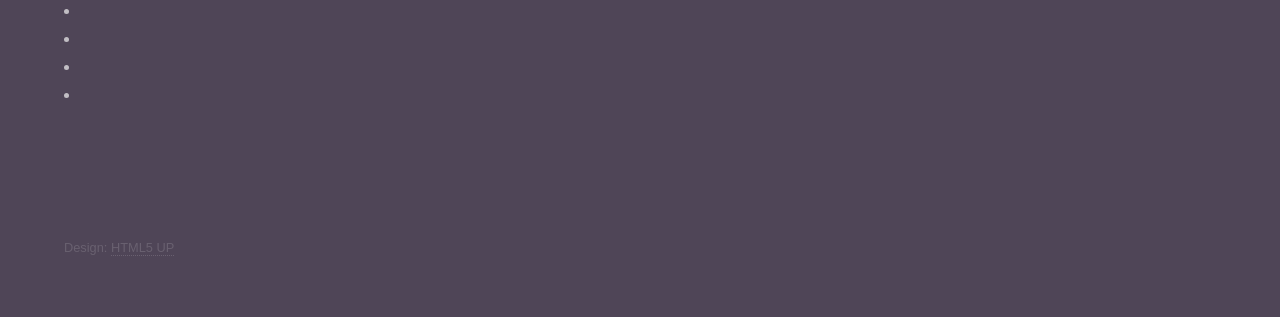
<file: rat_project.html>
<!DOCTYPE HTML>
<!--
	Hyperspace by HTML5 UP
	html5up.net | @ajlkn
	Free for personal and commercial use under the CCA 3.0 license (html5up.net/license)
-->
<html>
	<head>
		<title>Jordan</title>
		<meta charset="utf-8" />
		<meta name="viewport" content="width=device-width, initial-scale=1, user-scalable=no" />
		<link rel="stylesheet" href="assets/css/main.css" />
		<noscript><link rel="stylesheet" href="assets/css/noscript.css" /></noscript>
	</head>
	<body class="is-preload">

		<!-- Header -->
			<header id="header">
				<a href="index.html" class="title">Jordan</a>
				<nav>
					<ul>
						<li><a href="index.html">Home</a></li>
					</ul>
				</nav>
			</header>

		<!-- Wrapper -->
			<div id="wrapper">
				<!-- Main -->
					<section id="main" class="wrapper">
						<div class="inner">
							<h1 class="major">Rat Game Jam 🐭</h1>
							<span class="image fit"><img src="images/pic03.jpg" alt="" /></span>
							<p> 
								<h3>QUICK NOTES</h3>
								<ul>
									<li>you run around and destroy the population turning them into ur little rat minions</li>
									<li></li>
									<li></li>
									<li></li>
									<li></li>
									<li></li>
									<li></li>
								</ul>
							</p>
						</div>
					</section>

			</div>

		<!-- Footer -->
			<footer id="footer" class="wrapper alt">
				<div class="inner">
					<ul class="menu">
						<li>Design: <a href="http://html5up.net">HTML5 UP</a></li>
					</ul>
				</div>
			</footer>

		<!-- Scripts -->
			<script src="assets/js/jquery.min.js"></script>
			<script src="assets/js/jquery.scrollex.min.js"></script>
			<script src="assets/js/jquery.scrolly.min.js"></script>
			<script src="assets/js/browser.min.js"></script>
			<script src="assets/js/breakpoints.min.js"></script>
			<script src="assets/js/util.js"></script>
			<script src="assets/js/main.js"></script>

	</body>
</html>
</file>
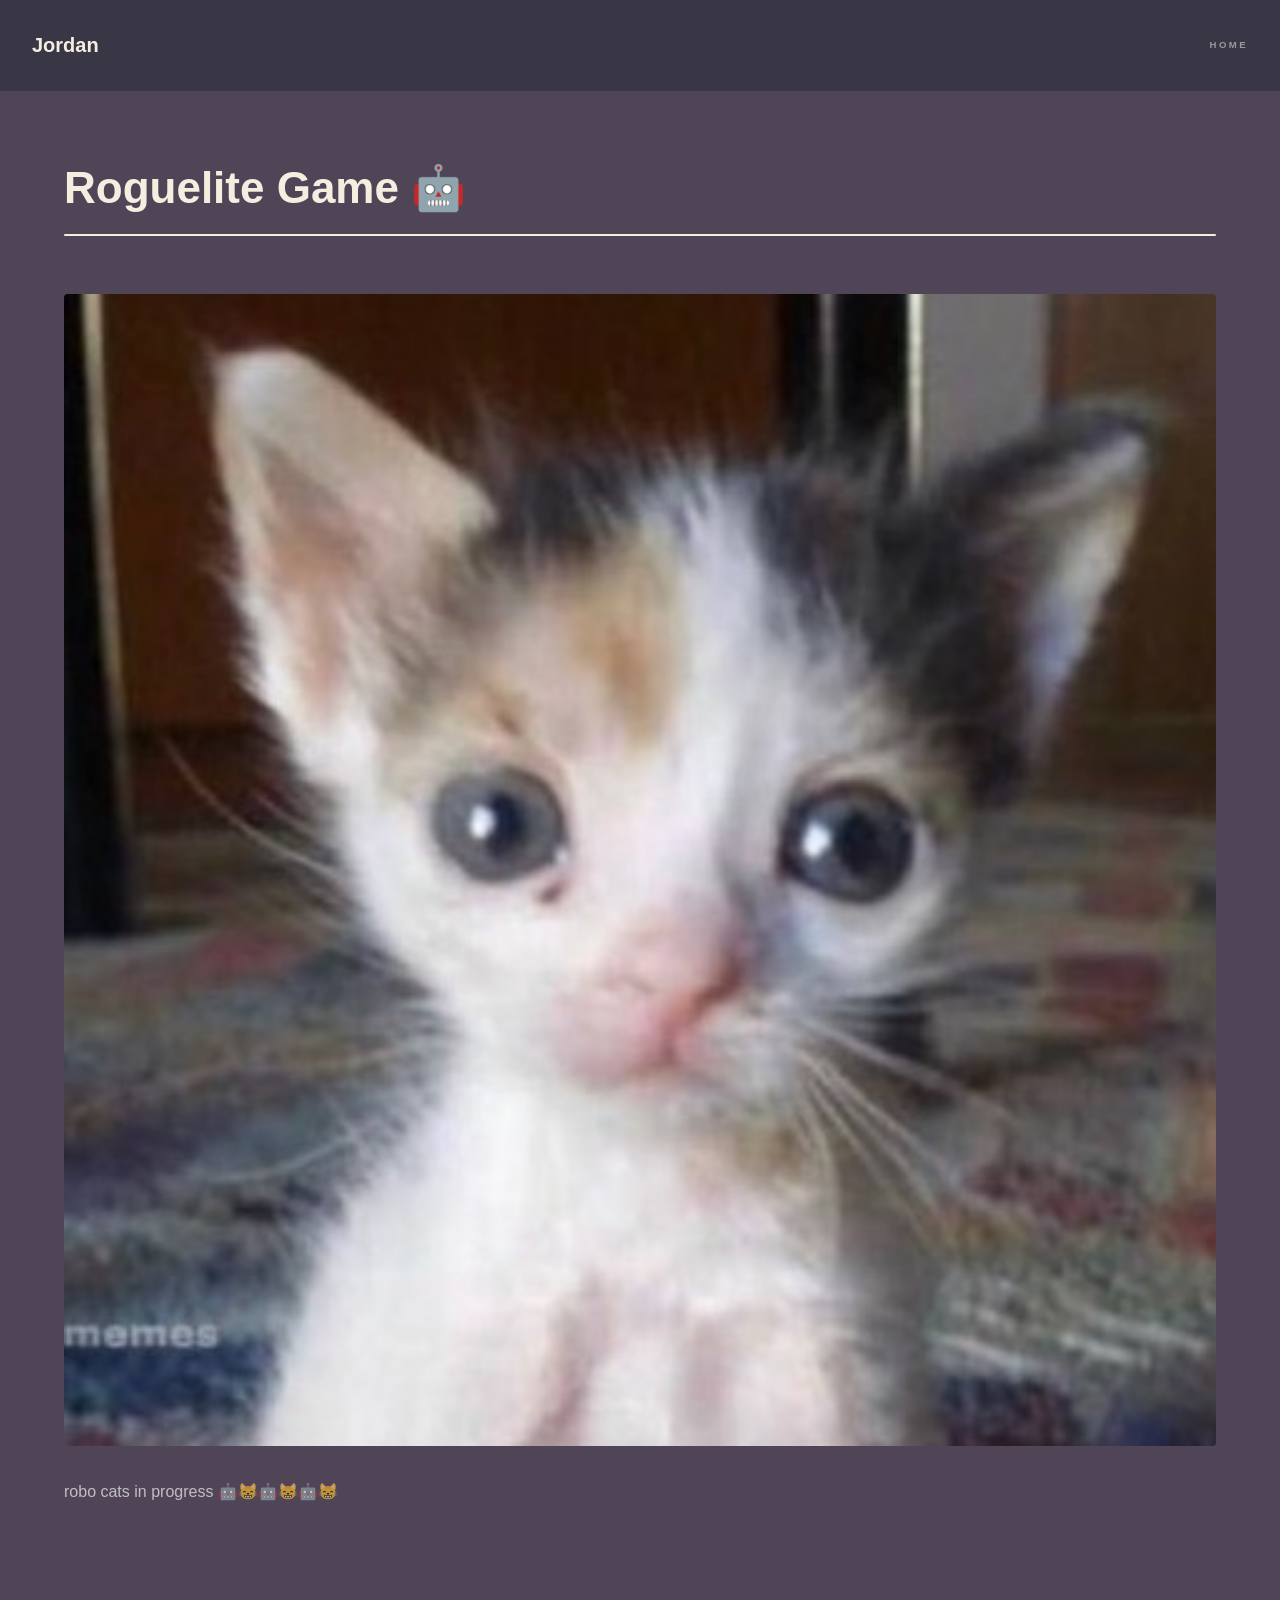
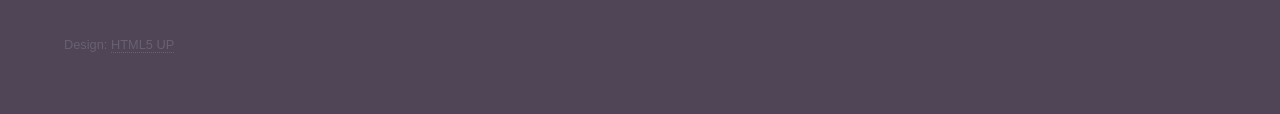
<file: roguelite_project.html>
<!DOCTYPE HTML>
<!--
	Hyperspace by HTML5 UP
	html5up.net | @ajlkn
	Free for personal and commercial use under the CCA 3.0 license (html5up.net/license)
-->
<html>
	<head>
		<title>Jordan</title>
		<meta charset="utf-8" />
		<meta name="viewport" content="width=device-width, initial-scale=1, user-scalable=no" />
		<link rel="stylesheet" href="assets/css/main.css" />
		<noscript><link rel="stylesheet" href="assets/css/noscript.css" /></noscript>
	</head>
	<body class="is-preload">

		<!-- Header -->
			<header id="header">
				<a href="index.html" class="title">Jordan</a>
				<nav>
					<ul>
						<li><a href="index.html">Home</a></li>
					</ul>
				</nav>
			</header>

		<!-- Wrapper -->
			<div id="wrapper">
				<!-- Main -->
					<section id="main" class="wrapper">
						<div class="inner">
							<h1 class="major">Roguelite Game 🤖</h1>
							<span class="image fit"><img src="images/pic05.jpg" alt="" /></span>
							<p> 
								robo cats in progress 🤖😸🤖😸🤖😸
							</p>
						</div>
					</section>

			</div>

		<!-- Footer -->
			<footer id="footer" class="wrapper alt">
				<div class="inner">
					<ul class="menu">
						<li>Design: <a href="http://html5up.net">HTML5 UP</a></li>
					</ul>
				</div>
			</footer>

		<!-- Scripts -->
			<script src="assets/js/jquery.min.js"></script>
			<script src="assets/js/jquery.scrollex.min.js"></script>
			<script src="assets/js/jquery.scrolly.min.js"></script>
			<script src="assets/js/browser.min.js"></script>
			<script src="assets/js/breakpoints.min.js"></script>
			<script src="assets/js/util.js"></script>
			<script src="assets/js/main.js"></script>

	</body>
</html>
</file>
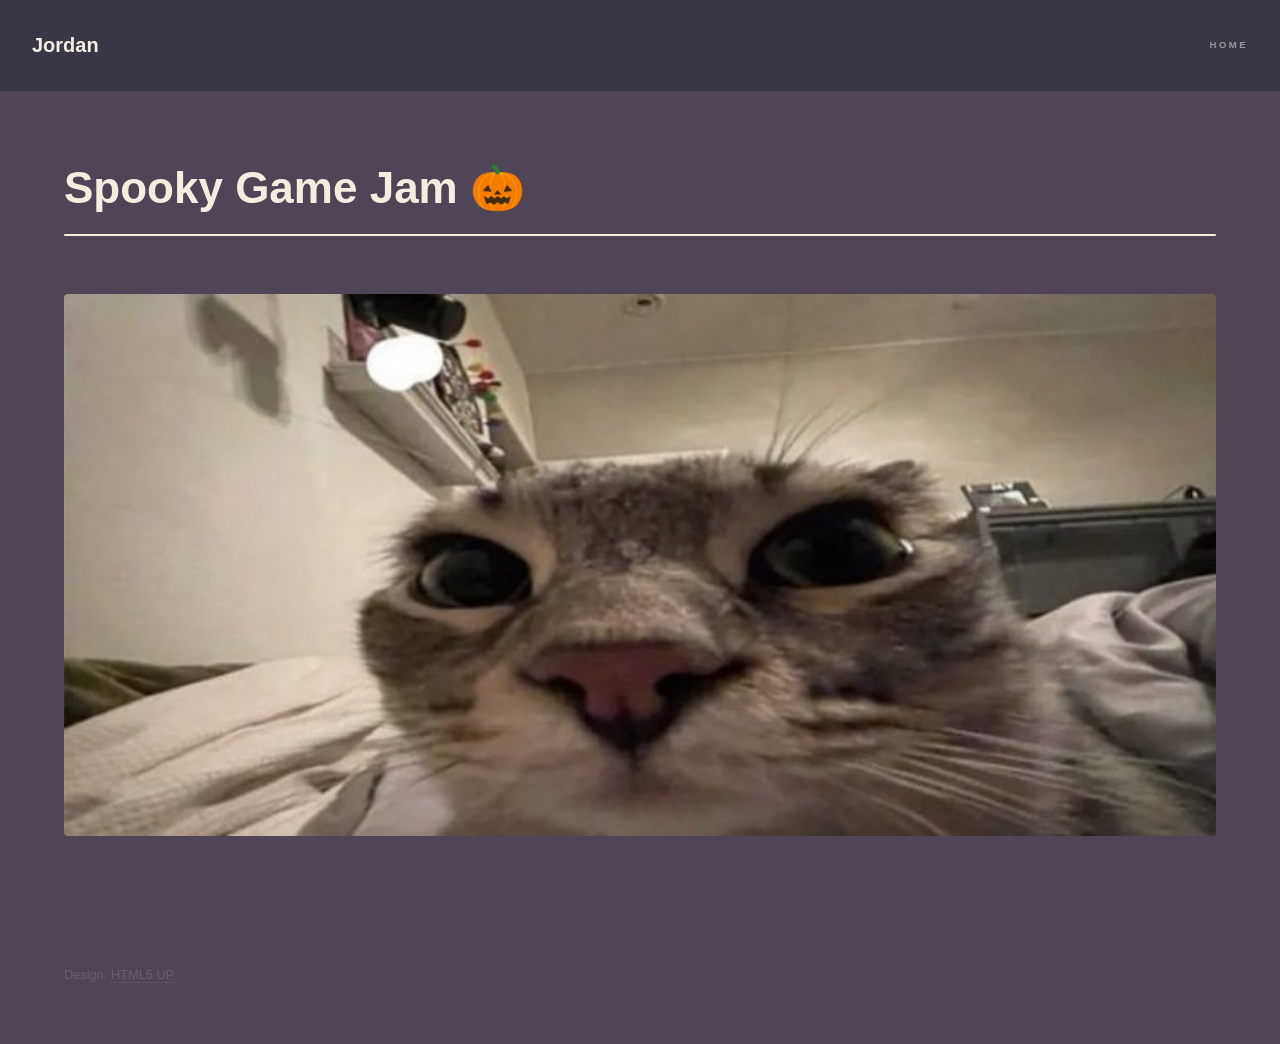
<file: spooky_project.html>
<!DOCTYPE HTML>
<!--
	Hyperspace by HTML5 UP
	html5up.net | @ajlkn
	Free for personal and commercial use under the CCA 3.0 license (html5up.net/license)
-->
<html>
	<head>
		<title>Jordan</title>
		<meta charset="utf-8" />
		<meta name="viewport" content="width=device-width, initial-scale=1, user-scalable=no" />
		<link rel="stylesheet" href="assets/css/main.css" />
		<noscript><link rel="stylesheet" href="assets/css/noscript.css" /></noscript>
	</head>
	<body class="is-preload">

		<!-- Header -->
			<header id="header">
				<a href="index.html" class="title">Jordan</a>
				<nav>
					<ul>
						<li><a href="index.html">Home</a></li>
					</ul>
				</nav>
			</header>

		<!-- Wrapper -->
			<div id="wrapper">
				<!-- Main -->
					<section id="main" class="wrapper">
						<div class="inner">
							<h1 class="major">Spooky Game Jam 🎃</h1>
							<span class="image fit"><img src="images/pic04.jpg" alt="" /></span>
							<p>
								
							</p>
						</div>
					</section>

			</div>

		<!-- Footer -->
			<footer id="footer" class="wrapper alt">
				<div class="inner">
					<ul class="menu">
						<li>Design: <a href="http://html5up.net">HTML5 UP</a></li>
					</ul>
				</div>
			</footer>

		<!-- Scripts -->
			<script src="assets/js/jquery.min.js"></script>
			<script src="assets/js/jquery.scrollex.min.js"></script>
			<script src="assets/js/jquery.scrolly.min.js"></script>
			<script src="assets/js/browser.min.js"></script>
			<script src="assets/js/breakpoints.min.js"></script>
			<script src="assets/js/util.js"></script>
			<script src="assets/js/main.js"></script>

	</body>
</html>
</file>
<file: assets/css/noscript.css>
/*
	Hyperspace by HTML5 UP
	html5up.net | @ajlkn
	Free for personal and commercial use under the CCA 3.0 license (html5up.net/license)
*/

/* Spotlights */

	.spotlights > section > .image:before {
		opacity: 0 !important;
	}

	.spotlights > section > .content > .inner {
		-moz-transform: none !important;
		-webkit-transform: none !important;
		-ms-transform: none !important;
		transform: none !important;
		opacity: 1 !important;
	}

/* Wrapper */

	.wrapper > .inner {
		opacity: 1 !important;
		-moz-transform: none !important;
		-webkit-transform: none !important;
		-ms-transform: none !important;
		transform: none !important;
	}

/* Sidebar */

	#sidebar > .inner {
		opacity: 1 !important;
	}

	#sidebar nav > ul > li {
		-moz-transform: none !important;
		-webkit-transform: none !important;
		-ms-transform: none !important;
		transform: none !important;
		opacity: 1 !important;
	}
</file>
<file: assets/css/main.css>
@import url(fontawesome-all.min.css);

/*
	Hyperspace by HTML5 UP
	html5up.net | @ajlkn
	Free for personal and commercial use under the CCA 3.0 license (html5up.net/license)
*/

html, body, div, span, applet, object,
iframe, h1, h2, h3, h4, h5, h6, p, blockquote,
pre, a, abbr, acronym, address, big, cite,
code, del, dfn, em, img, ins, kbd, q, s, samp,
small, strike, strong, sub, sup, tt, var, b,
u, i, center, dl, dt, dd, ol, ul, li, fieldset,
form, label, legend, table, caption, tbody,
tfoot, thead, tr, th, td, article, aside,
canvas, details, embed, figure, figcaption,
footer, header, hgroup, menu, nav, output, ruby,
section, summary, time, mark, audio, video {
	margin: 0;
	padding: 0;
	border: 0;
	font-size: 100%;
	font: inherit;
	vertical-align: baseline;}

article, aside, details, figcaption, figure,
footer, header, hgroup, menu, nav, section {
	display: block;}

body {
	line-height: 1;
}

ol, ul {
	list-style: none;
}

blockquote, q {
	quotes: none;
}

	blockquote:before, blockquote:after, q:before, q:after {
		content: '';
		content: none;
	}

table {
	border-collapse: collapse;
	border-spacing: 0;
}

body {
	-webkit-text-size-adjust: none;
}

mark {
	background-color: transparent;
	color: inherit;
}

input::-moz-focus-inner {
	border: 0;
	padding: 0;
}

input, select, textarea {
	-moz-appearance: none;
	-webkit-appearance: none;
	-ms-appearance: none;
	appearance: none;
}

/* Basic */

	@-ms-viewport {
		width: device-width;
	}

	body {
		-ms-overflow-style: scrollbar;
	}

	@media screen and (max-width: 480px) {

		html, body {
			min-width: 320px;
		}

	}

	html {
		box-sizing: border-box;
	}

	*, *:before, *:after {
		box-sizing: inherit;
	}

	body {
		background: #4F4557; /* Generic Page BG Color */
	}

		body.is-preload *, body.is-preload *:before, body.is-preload *:after {
			-moz-animation: none !important;
			-webkit-animation: none !important;
			-ms-animation: none !important;
			animation: none !important;
			-moz-transition: none !important;
			-webkit-transition: none !important;
			-ms-transition: none !important;
			transition: none !important;
		}

/* Type */

	body, input, select, textarea {
		color: rgba(255, 255, 255, 0.65);
		font-family: Arial, Helvetica, sans-serif;
		font-size: 16.5pt;
		font-weight: normal;
		line-height: 1.75;
	}

		@media screen and (max-width: 1680px) {

			body, input, select, textarea {
				font-size: 13pt;
			}

		}

		@media screen and (max-width: 1280px) {

			body, input, select, textarea {
				font-size: 12pt;
			}

		}

		@media screen and (max-width: 360px) {

			body, input, select, textarea {
				font-size: 11pt;
			}

		}

	a {
		-moz-transition: color 0.2s ease, border-bottom-color 0.2s ease;
		-webkit-transition: color 0.2s ease, border-bottom-color 0.2s ease;
		-ms-transition: color 0.2s ease, border-bottom-color 0.2s ease;
		transition: color 0.2s ease, border-bottom-color 0.2s ease;
		border-bottom: dotted 1px rgba(255, 255, 255, 0.35);
		color: inherit;
		text-decoration: none;
	}

		a:hover {
			border-bottom-color: transparent;
			color: #F4EEE0;
		}

	strong, b {
		color: #F4EEE0;
		font-weight: bold;
	}

	em, i {
		font-style: italic;
	}

	p {
		margin: 0 0 2em 0;
	}

	h1, h2, h3, h4, h5, h6 {
		color: #F4EEE0;
		font-weight: bold;
		line-height: 1.5;
		margin: 0 0 0.5em 0;
	}

		h1 a, h2 a, h3 a, h4 a, h5 a, h6 a {
			color: inherit;
			text-decoration: none;
		}

	h1 {
		font-size: 2.75em;
	}

		h1.major {
			margin: 0 0 1.3em 0;
			position: relative;
			padding-bottom: 0.35em;
		}

			h1.major:after {
				background-image: -moz-linear-gradient(to right, #F4EEE0, #F4EEE0);
				background-image: -webkit-linear-gradient(to right, #F4EEE0, #F4EEE0);
				background-image: -ms-linear-gradient(to right, #F4EEE0, #F4EEE0);
				background-image: linear-gradient(to right, #F4EEE0, #F4EEE0);
				-moz-transition: max-width 0.2s ease;
				-webkit-transition: max-width 0.2s ease;
				-ms-transition: max-width 0.2s ease;
				transition: max-width 0.2s ease;
				border-radius: 0.2em;
				bottom: 0;
				content: '';
				height: 0.05em;
				position: absolute;
				right: 0;
				width: 100%;
			}

	h2 {
		font-size: 1.75em;
	}

	h3 {
		font-size: 1.1em;
	}

	h4 {
		font-size: 1em;
	}

	h5 {
		font-size: 0.8em;
	}

	h6 {
		font-size: 0.6em;
	}

	@media screen and (max-width: 736px) {

		h1 {
			font-size: 2em;
		}

		h2 {
			font-size: 1.25em;
		}

		h3 {
			font-size: 1em;
		}

		h4 {
			font-size: 0.8em;
		}

		h5 {
			font-size: 0.6em;
		}

		h6 {
			font-size: 0.6em;
		}

	}

	sub {
		font-size: 0.8em;
		position: relative;
		top: 0.5em;
	}

	sup {
		font-size: 0.8em;
		position: relative;
		top: -0.5em;
	}

	blockquote {
		border-left: solid 4px rgba(255, 255, 255, 0.15);
		font-style: italic;
		margin: 0 0 2em 0;
		padding: 0.5em 0 0.5em 2em;
	}

	code {
		background: rgba(255, 255, 255, 0.05);
		border-radius: 0.25em;
		border: solid 1px rgba(255, 255, 255, 0.15);
		font-family: "Courier New", monospace;
		font-size: 0.9em;
		margin: 0 0.25em;
		padding: 0.25em 0.65em;
	}

	pre {
		-webkit-overflow-scrolling: touch;
		font-family: "Courier New", monospace;
		font-size: 0.9em;
		margin: 0 0 2em 0;
	}

		pre code {
			display: block;
			line-height: 1.75em;
			padding: 1em 1.5em;
			overflow-x: auto;
		}

	hr {
		border: 0;
		border-bottom: solid 1px rgba(255, 255, 255, 0.15);
		margin: 2em 0;
	}

		hr.major {
			margin: 3em 0;
		}

	.align-left {
		text-align: left;
	}

	.align-center {
		text-align: center;
	}

	.align-right {
		text-align: right;
	}

/* Row */

	.row {
		display: flex;
		flex-wrap: wrap;
		box-sizing: border-box;
		align-items: stretch;
	}

		.row > * {
			box-sizing: border-box;
		}

		.row.gtr-uniform > * > :last-child {
			margin-bottom: 0;
		}

		.row.aln-left {
			justify-content: flex-start;
		}

		.row.aln-center {
			justify-content: center;
		}

		.row.aln-right {
			justify-content: flex-end;
		}

		.row.aln-top {
			align-items: flex-start;
		}

		.row.aln-middle {
			align-items: center;
		}

		.row.aln-bottom {
			align-items: flex-end;
		}

		.row > .imp {
			order: -1;
		}

		.row > .col-1 {
			width: 8.33333%;
		}

		.row > .off-1 {
			margin-left: 8.33333%;
		}

		.row > .col-2 {
			width: 16.66667%;
		}

		.row > .off-2 {
			margin-left: 16.66667%;
		}

		.row > .col-3 {
			width: 25%;
		}

		.row > .off-3 {
			margin-left: 25%;
		}

		.row > .col-4 {
			width: 33.33333%;
		}

		.row > .off-4 {
			margin-left: 33.33333%;
		}

		.row > .col-5 {
			width: 41.66667%;
		}

		.row > .off-5 {
			margin-left: 41.66667%;
		}

		.row > .col-6 {
			width: 50%;
		}

		.row > .off-6 {
			margin-left: 50%;
		}

		.row > .col-7 {
			width: 58.33333%;
		}

		.row > .off-7 {
			margin-left: 58.33333%;
		}

		.row > .col-8 {
			width: 66.66667%;
		}

		.row > .off-8 {
			margin-left: 66.66667%;
		}

		.row > .col-9 {
			width: 75%;
		}

		.row > .off-9 {
			margin-left: 75%;
		}

		.row > .col-10 {
			width: 83.33333%;
		}

		.row > .off-10 {
			margin-left: 83.33333%;
		}

		.row > .col-11 {
			width: 91.66667%;
		}

		.row > .off-11 {
			margin-left: 91.66667%;
		}

		.row > .col-12 {
			width: 100%;
		}

		.row > .off-12 {
			margin-left: 100%;
		}

		.row.gtr-0 {
			margin-top: 0;
			margin-left: 0em;
		}

			.row.gtr-0 > * {
				padding: 0 0 0 0em;
			}

			.row.gtr-0.gtr-uniform {
				margin-top: 0em;
			}

				.row.gtr-0.gtr-uniform > * {
					padding-top: 0em;
				}

		.row.gtr-25 {
			margin-top: 0;
			margin-left: -0.375em;
		}

			.row.gtr-25 > * {
				padding: 0 0 0 0.375em;
			}

			.row.gtr-25.gtr-uniform {
				margin-top: -0.375em;
			}

				.row.gtr-25.gtr-uniform > * {
					padding-top: 0.375em;
				}

		.row.gtr-50 {
			margin-top: 0;
			margin-left: -0.75em;
		}

			.row.gtr-50 > * {
				padding: 0 0 0 0.75em;
			}

			.row.gtr-50.gtr-uniform {
				margin-top: -0.75em;
			}

				.row.gtr-50.gtr-uniform > * {
					padding-top: 0.75em;
				}

		.row {
			margin-top: 0;
			margin-left: -1.5em;
		}

			.row > * {
				padding: 0 0 0 1.5em;
			}

			.row.gtr-uniform {
				margin-top: -1.5em;
			}

				.row.gtr-uniform > * {
					padding-top: 1.5em;
				}

		.row.gtr-150 {
			margin-top: 0;
			margin-left: -2.25em;
		}

			.row.gtr-150 > * {
				padding: 0 0 0 2.25em;
			}

			.row.gtr-150.gtr-uniform {
				margin-top: -2.25em;
			}

				.row.gtr-150.gtr-uniform > * {
					padding-top: 2.25em;
				}

		.row.gtr-200 {
			margin-top: 0;
			margin-left: -3em;
		}

			.row.gtr-200 > * {
				padding: 0 0 0 3em;
			}

			.row.gtr-200.gtr-uniform {
				margin-top: -3em;
			}

				.row.gtr-200.gtr-uniform > * {
					padding-top: 3em;
				}

		@media screen and (max-width: 1680px) {

			.row {
				display: flex;
				flex-wrap: wrap;
				box-sizing: border-box;
				align-items: stretch;
			}

				.row > * {
					box-sizing: border-box;
				}

				.row.gtr-uniform > * > :last-child {
					margin-bottom: 0;
				}

				.row.aln-left {
					justify-content: flex-start;
				}

				.row.aln-center {
					justify-content: center;
				}

				.row.aln-right {
					justify-content: flex-end;
				}

				.row.aln-top {
					align-items: flex-start;
				}

				.row.aln-middle {
					align-items: center;
				}

				.row.aln-bottom {
					align-items: flex-end;
				}

				.row > .imp-xlarge {
					order: -1;
				}

				.row > .col-1-xlarge {
					width: 8.33333%;
				}

				.row > .off-1-xlarge {
					margin-left: 8.33333%;
				}

				.row > .col-2-xlarge {
					width: 16.66667%;
				}

				.row > .off-2-xlarge {
					margin-left: 16.66667%;
				}

				.row > .col-3-xlarge {
					width: 25%;
				}

				.row > .off-3-xlarge {
					margin-left: 25%;
				}

				.row > .col-4-xlarge {
					width: 33.33333%;
				}

				.row > .off-4-xlarge {
					margin-left: 33.33333%;
				}

				.row > .col-5-xlarge {
					width: 41.66667%;
				}

				.row > .off-5-xlarge {
					margin-left: 41.66667%;
				}

				.row > .col-6-xlarge {
					width: 50%;
				}

				.row > .off-6-xlarge {
					margin-left: 50%;
				}

				.row > .col-7-xlarge {
					width: 58.33333%;
				}

				.row > .off-7-xlarge {
					margin-left: 58.33333%;
				}

				.row > .col-8-xlarge {
					width: 66.66667%;
				}

				.row > .off-8-xlarge {
					margin-left: 66.66667%;
				}

				.row > .col-9-xlarge {
					width: 75%;
				}

				.row > .off-9-xlarge {
					margin-left: 75%;
				}

				.row > .col-10-xlarge {
					width: 83.33333%;
				}

				.row > .off-10-xlarge {
					margin-left: 83.33333%;
				}

				.row > .col-11-xlarge {
					width: 91.66667%;
				}

				.row > .off-11-xlarge {
					margin-left: 91.66667%;
				}

				.row > .col-12-xlarge {
					width: 100%;
				}

				.row > .off-12-xlarge {
					margin-left: 100%;
				}

				.row.gtr-0 {
					margin-top: 0;
					margin-left: 0em;
				}

					.row.gtr-0 > * {
						padding: 0 0 0 0em;
					}

					.row.gtr-0.gtr-uniform {
						margin-top: 0em;
					}

						.row.gtr-0.gtr-uniform > * {
							padding-top: 0em;
						}

				.row.gtr-25 {
					margin-top: 0;
					margin-left: -0.375em;
				}

					.row.gtr-25 > * {
						padding: 0 0 0 0.375em;
					}

					.row.gtr-25.gtr-uniform {
						margin-top: -0.375em;
					}

						.row.gtr-25.gtr-uniform > * {
							padding-top: 0.375em;
						}

				.row.gtr-50 {
					margin-top: 0;
					margin-left: -0.75em;
				}

					.row.gtr-50 > * {
						padding: 0 0 0 0.75em;
					}

					.row.gtr-50.gtr-uniform {
						margin-top: -0.75em;
					}

						.row.gtr-50.gtr-uniform > * {
							padding-top: 0.75em;
						}

				.row {
					margin-top: 0;
					margin-left: -1.5em;
				}

					.row > * {
						padding: 0 0 0 1.5em;
					}

					.row.gtr-uniform {
						margin-top: -1.5em;
					}

						.row.gtr-uniform > * {
							padding-top: 1.5em;
						}

				.row.gtr-150 {
					margin-top: 0;
					margin-left: -2.25em;
				}

					.row.gtr-150 > * {
						padding: 0 0 0 2.25em;
					}

					.row.gtr-150.gtr-uniform {
						margin-top: -2.25em;
					}

						.row.gtr-150.gtr-uniform > * {
							padding-top: 2.25em;
						}

				.row.gtr-200 {
					margin-top: 0;
					margin-left: -3em;
				}

					.row.gtr-200 > * {
						padding: 0 0 0 3em;
					}

					.row.gtr-200.gtr-uniform {
						margin-top: -3em;
					}

						.row.gtr-200.gtr-uniform > * {
							padding-top: 3em;
						}

		}

		@media screen and (max-width: 1280px) {

			.row {
				display: flex;
				flex-wrap: wrap;
				box-sizing: border-box;
				align-items: stretch;
			}

				.row > * {
					box-sizing: border-box;
				}

				.row.gtr-uniform > * > :last-child {
					margin-bottom: 0;
				}

				.row.aln-left {
					justify-content: flex-start;
				}

				.row.aln-center {
					justify-content: center;
				}

				.row.aln-right {
					justify-content: flex-end;
				}

				.row.aln-top {
					align-items: flex-start;
				}

				.row.aln-middle {
					align-items: center;
				}

				.row.aln-bottom {
					align-items: flex-end;
				}

				.row > .imp-large {
					order: -1;
				}

				.row > .col-1-large {
					width: 8.33333%;
				}

				.row > .off-1-large {
					margin-left: 8.33333%;
				}

				.row > .col-2-large {
					width: 16.66667%;
				}

				.row > .off-2-large {
					margin-left: 16.66667%;
				}

				.row > .col-3-large {
					width: 25%;
				}

				.row > .off-3-large {
					margin-left: 25%;
				}

				.row > .col-4-large {
					width: 33.33333%;
				}

				.row > .off-4-large {
					margin-left: 33.33333%;
				}

				.row > .col-5-large {
					width: 41.66667%;
				}

				.row > .off-5-large {
					margin-left: 41.66667%;
				}

				.row > .col-6-large {
					width: 50%;
				}

				.row > .off-6-large {
					margin-left: 50%;
				}

				.row > .col-7-large {
					width: 58.33333%;
				}

				.row > .off-7-large {
					margin-left: 58.33333%;
				}

				.row > .col-8-large {
					width: 66.66667%;
				}

				.row > .off-8-large {
					margin-left: 66.66667%;
				}

				.row > .col-9-large {
					width: 75%;
				}

				.row > .off-9-large {
					margin-left: 75%;
				}

				.row > .col-10-large {
					width: 83.33333%;
				}

				.row > .off-10-large {
					margin-left: 83.33333%;
				}

				.row > .col-11-large {
					width: 91.66667%;
				}

				.row > .off-11-large {
					margin-left: 91.66667%;
				}

				.row > .col-12-large {
					width: 100%;
				}

				.row > .off-12-large {
					margin-left: 100%;
				}

				.row.gtr-0 {
					margin-top: 0;
					margin-left: 0em;
				}

					.row.gtr-0 > * {
						padding: 0 0 0 0em;
					}

					.row.gtr-0.gtr-uniform {
						margin-top: 0em;
					}

						.row.gtr-0.gtr-uniform > * {
							padding-top: 0em;
						}

				.row.gtr-25 {
					margin-top: 0;
					margin-left: -0.375em;
				}

					.row.gtr-25 > * {
						padding: 0 0 0 0.375em;
					}

					.row.gtr-25.gtr-uniform {
						margin-top: -0.375em;
					}

						.row.gtr-25.gtr-uniform > * {
							padding-top: 0.375em;
						}

				.row.gtr-50 {
					margin-top: 0;
					margin-left: -0.75em;
				}

					.row.gtr-50 > * {
						padding: 0 0 0 0.75em;
					}

					.row.gtr-50.gtr-uniform {
						margin-top: -0.75em;
					}

						.row.gtr-50.gtr-uniform > * {
							padding-top: 0.75em;
						}

				.row {
					margin-top: 0;
					margin-left: -1.5em;
				}

					.row > * {
						padding: 0 0 0 1.5em;
					}

					.row.gtr-uniform {
						margin-top: -1.5em;
					}

						.row.gtr-uniform > * {
							padding-top: 1.5em;
						}

				.row.gtr-150 {
					margin-top: 0;
					margin-left: -2.25em;
				}

					.row.gtr-150 > * {
						padding: 0 0 0 2.25em;
					}

					.row.gtr-150.gtr-uniform {
						margin-top: -2.25em;
					}

						.row.gtr-150.gtr-uniform > * {
							padding-top: 2.25em;
						}

				.row.gtr-200 {
					margin-top: 0;
					margin-left: -3em;
				}

					.row.gtr-200 > * {
						padding: 0 0 0 3em;
					}

					.row.gtr-200.gtr-uniform {
						margin-top: -3em;
					}

						.row.gtr-200.gtr-uniform > * {
							padding-top: 3em;
						}

		}

		@media screen and (max-width: 980px) {

			.row {
				display: flex;
				flex-wrap: wrap;
				box-sizing: border-box;
				align-items: stretch;
			}

				.row > * {
					box-sizing: border-box;
				}

				.row.gtr-uniform > * > :last-child {
					margin-bottom: 0;
				}

				.row.aln-left {
					justify-content: flex-start;
				}

				.row.aln-center {
					justify-content: center;
				}

				.row.aln-right {
					justify-content: flex-end;
				}

				.row.aln-top {
					align-items: flex-start;
				}

				.row.aln-middle {
					align-items: center;
				}

				.row.aln-bottom {
					align-items: flex-end;
				}

				.row > .imp-medium {
					order: -1;
				}

				.row > .col-1-medium {
					width: 8.33333%;
				}

				.row > .off-1-medium {
					margin-left: 8.33333%;
				}

				.row > .col-2-medium {
					width: 16.66667%;
				}

				.row > .off-2-medium {
					margin-left: 16.66667%;
				}

				.row > .col-3-medium {
					width: 25%;
				}

				.row > .off-3-medium {
					margin-left: 25%;
				}

				.row > .col-4-medium {
					width: 33.33333%;
				}

				.row > .off-4-medium {
					margin-left: 33.33333%;
				}

				.row > .col-5-medium {
					width: 41.66667%;
				}

				.row > .off-5-medium {
					margin-left: 41.66667%;
				}

				.row > .col-6-medium {
					width: 50%;
				}

				.row > .off-6-medium {
					margin-left: 50%;
				}

				.row > .col-7-medium {
					width: 58.33333%;
				}

				.row > .off-7-medium {
					margin-left: 58.33333%;
				}

				.row > .col-8-medium {
					width: 66.66667%;
				}

				.row > .off-8-medium {
					margin-left: 66.66667%;
				}

				.row > .col-9-medium {
					width: 75%;
				}

				.row > .off-9-medium {
					margin-left: 75%;
				}

				.row > .col-10-medium {
					width: 83.33333%;
				}

				.row > .off-10-medium {
					margin-left: 83.33333%;
				}

				.row > .col-11-medium {
					width: 91.66667%;
				}

				.row > .off-11-medium {
					margin-left: 91.66667%;
				}

				.row > .col-12-medium {
					width: 100%;
				}

				.row > .off-12-medium {
					margin-left: 100%;
				}

				.row.gtr-0 {
					margin-top: 0;
					margin-left: 0em;
				}

					.row.gtr-0 > * {
						padding: 0 0 0 0em;
					}

					.row.gtr-0.gtr-uniform {
						margin-top: 0em;
					}

						.row.gtr-0.gtr-uniform > * {
							padding-top: 0em;
						}

				.row.gtr-25 {
					margin-top: 0;
					margin-left: -0.375em;
				}

					.row.gtr-25 > * {
						padding: 0 0 0 0.375em;
					}

					.row.gtr-25.gtr-uniform {
						margin-top: -0.375em;
					}

						.row.gtr-25.gtr-uniform > * {
							padding-top: 0.375em;
						}

				.row.gtr-50 {
					margin-top: 0;
					margin-left: -0.75em;
				}

					.row.gtr-50 > * {
						padding: 0 0 0 0.75em;
					}

					.row.gtr-50.gtr-uniform {
						margin-top: -0.75em;
					}

						.row.gtr-50.gtr-uniform > * {
							padding-top: 0.75em;
						}

				.row {
					margin-top: 0;
					margin-left: -1.5em;
				}

					.row > * {
						padding: 0 0 0 1.5em;
					}

					.row.gtr-uniform {
						margin-top: -1.5em;
					}

						.row.gtr-uniform > * {
							padding-top: 1.5em;
						}

				.row.gtr-150 {
					margin-top: 0;
					margin-left: -2.25em;
				}

					.row.gtr-150 > * {
						padding: 0 0 0 2.25em;
					}

					.row.gtr-150.gtr-uniform {
						margin-top: -2.25em;
					}

						.row.gtr-150.gtr-uniform > * {
							padding-top: 2.25em;
						}

				.row.gtr-200 {
					margin-top: 0;
					margin-left: -3em;
				}

					.row.gtr-200 > * {
						padding: 0 0 0 3em;
					}

					.row.gtr-200.gtr-uniform {
						margin-top: -3em;
					}

						.row.gtr-200.gtr-uniform > * {
							padding-top: 3em;
						}

		}

		@media screen and (max-width: 736px) {

			.row {
				display: flex;
				flex-wrap: wrap;
				box-sizing: border-box;
				align-items: stretch;
			}

				.row > * {
					box-sizing: border-box;
				}

				.row.gtr-uniform > * > :last-child {
					margin-bottom: 0;
				}

				.row.aln-left {
					justify-content: flex-start;
				}

				.row.aln-center {
					justify-content: center;
				}

				.row.aln-right {
					justify-content: flex-end;
				}

				.row.aln-top {
					align-items: flex-start;
				}

				.row.aln-middle {
					align-items: center;
				}

				.row.aln-bottom {
					align-items: flex-end;
				}

				.row > .imp-small {
					order: -1;
				}

				.row > .col-1-small {
					width: 8.33333%;
				}

				.row > .off-1-small {
					margin-left: 8.33333%;
				}

				.row > .col-2-small {
					width: 16.66667%;
				}

				.row > .off-2-small {
					margin-left: 16.66667%;
				}

				.row > .col-3-small {
					width: 25%;
				}

				.row > .off-3-small {
					margin-left: 25%;
				}

				.row > .col-4-small {
					width: 33.33333%;
				}

				.row > .off-4-small {
					margin-left: 33.33333%;
				}

				.row > .col-5-small {
					width: 41.66667%;
				}

				.row > .off-5-small {
					margin-left: 41.66667%;
				}

				.row > .col-6-small {
					width: 50%;
				}

				.row > .off-6-small {
					margin-left: 50%;
				}

				.row > .col-7-small {
					width: 58.33333%;
				}

				.row > .off-7-small {
					margin-left: 58.33333%;
				}

				.row > .col-8-small {
					width: 66.66667%;
				}

				.row > .off-8-small {
					margin-left: 66.66667%;
				}

				.row > .col-9-small {
					width: 75%;
				}

				.row > .off-9-small {
					margin-left: 75%;
				}

				.row > .col-10-small {
					width: 83.33333%;
				}

				.row > .off-10-small {
					margin-left: 83.33333%;
				}

				.row > .col-11-small {
					width: 91.66667%;
				}

				.row > .off-11-small {
					margin-left: 91.66667%;
				}

				.row > .col-12-small {
					width: 100%;
				}

				.row > .off-12-small {
					margin-left: 100%;
				}

				.row.gtr-0 {
					margin-top: 0;
					margin-left: 0em;
				}

					.row.gtr-0 > * {
						padding: 0 0 0 0em;
					}

					.row.gtr-0.gtr-uniform {
						margin-top: 0em;
					}

						.row.gtr-0.gtr-uniform > * {
							padding-top: 0em;
						}

				.row.gtr-25 {
					margin-top: 0;
					margin-left: -0.375em;
				}

					.row.gtr-25 > * {
						padding: 0 0 0 0.375em;
					}

					.row.gtr-25.gtr-uniform {
						margin-top: -0.375em;
					}

						.row.gtr-25.gtr-uniform > * {
							padding-top: 0.375em;
						}

				.row.gtr-50 {
					margin-top: 0;
					margin-left: -0.75em;
				}

					.row.gtr-50 > * {
						padding: 0 0 0 0.75em;
					}

					.row.gtr-50.gtr-uniform {
						margin-top: -0.75em;
					}

						.row.gtr-50.gtr-uniform > * {
							padding-top: 0.75em;
						}

				.row {
					margin-top: 0;
					margin-left: -1.5em;
				}

					.row > * {
						padding: 0 0 0 1.5em;
					}

					.row.gtr-uniform {
						margin-top: -1.5em;
					}

						.row.gtr-uniform > * {
							padding-top: 1.5em;
						}

				.row.gtr-150 {
					margin-top: 0;
					margin-left: -2.25em;
				}

					.row.gtr-150 > * {
						padding: 0 0 0 2.25em;
					}

					.row.gtr-150.gtr-uniform {
						margin-top: -2.25em;
					}

						.row.gtr-150.gtr-uniform > * {
							padding-top: 2.25em;
						}

				.row.gtr-200 {
					margin-top: 0;
					margin-left: -3em;
				}

					.row.gtr-200 > * {
						padding: 0 0 0 3em;
					}

					.row.gtr-200.gtr-uniform {
						margin-top: -3em;
					}

						.row.gtr-200.gtr-uniform > * {
							padding-top: 3em;
						}

		}

		@media screen and (max-width: 480px) {

			.row {
				display: flex;
				flex-wrap: wrap;
				box-sizing: border-box;
				align-items: stretch;
			}

				.row > * {
					box-sizing: border-box;
				}

				.row.gtr-uniform > * > :last-child {
					margin-bottom: 0;
				}

				.row.aln-left {
					justify-content: flex-start;
				}

				.row.aln-center {
					justify-content: center;
				}

				.row.aln-right {
					justify-content: flex-end;
				}

				.row.aln-top {
					align-items: flex-start;
				}

				.row.aln-middle {
					align-items: center;
				}

				.row.aln-bottom {
					align-items: flex-end;
				}

				.row > .imp-xsmall {
					order: -1;
				}

				.row > .col-1-xsmall {
					width: 8.33333%;
				}

				.row > .off-1-xsmall {
					margin-left: 8.33333%;
				}

				.row > .col-2-xsmall {
					width: 16.66667%;
				}

				.row > .off-2-xsmall {
					margin-left: 16.66667%;
				}

				.row > .col-3-xsmall {
					width: 25%;
				}

				.row > .off-3-xsmall {
					margin-left: 25%;
				}

				.row > .col-4-xsmall {
					width: 33.33333%;
				}

				.row > .off-4-xsmall {
					margin-left: 33.33333%;
				}

				.row > .col-5-xsmall {
					width: 41.66667%;
				}

				.row > .off-5-xsmall {
					margin-left: 41.66667%;
				}

				.row > .col-6-xsmall {
					width: 50%;
				}

				.row > .off-6-xsmall {
					margin-left: 50%;
				}

				.row > .col-7-xsmall {
					width: 58.33333%;
				}

				.row > .off-7-xsmall {
					margin-left: 58.33333%;
				}

				.row > .col-8-xsmall {
					width: 66.66667%;
				}

				.row > .off-8-xsmall {
					margin-left: 66.66667%;
				}

				.row > .col-9-xsmall {
					width: 75%;
				}

				.row > .off-9-xsmall {
					margin-left: 75%;
				}

				.row > .col-10-xsmall {
					width: 83.33333%;
				}

				.row > .off-10-xsmall {
					margin-left: 83.33333%;
				}

				.row > .col-11-xsmall {
					width: 91.66667%;
				}

				.row > .off-11-xsmall {
					margin-left: 91.66667%;
				}

				.row > .col-12-xsmall {
					width: 100%;
				}

				.row > .off-12-xsmall {
					margin-left: 100%;
				}

				.row.gtr-0 {
					margin-top: 0;
					margin-left: 0em;
				}

					.row.gtr-0 > * {
						padding: 0 0 0 0em;
					}

					.row.gtr-0.gtr-uniform {
						margin-top: 0em;
					}

						.row.gtr-0.gtr-uniform > * {
							padding-top: 0em;
						}

				.row.gtr-25 {
					margin-top: 0;
					margin-left: -0.375em;
				}

					.row.gtr-25 > * {
						padding: 0 0 0 0.375em;
					}

					.row.gtr-25.gtr-uniform {
						margin-top: -0.375em;
					}

						.row.gtr-25.gtr-uniform > * {
							padding-top: 0.375em;
						}

				.row.gtr-50 {
					margin-top: 0;
					margin-left: -0.75em;
				}

					.row.gtr-50 > * {
						padding: 0 0 0 0.75em;
					}

					.row.gtr-50.gtr-uniform {
						margin-top: -0.75em;
					}

						.row.gtr-50.gtr-uniform > * {
							padding-top: 0.75em;
						}

				.row {
					margin-top: 0;
					margin-left: -1.5em;
				}

					.row > * {
						padding: 0 0 0 1.5em;
					}

					.row.gtr-uniform {
						margin-top: -1.5em;
					}

						.row.gtr-uniform > * {
							padding-top: 1.5em;
						}

				.row.gtr-150 {
					margin-top: 0;
					margin-left: -2.25em;
				}

					.row.gtr-150 > * {
						padding: 0 0 0 2.25em;
					}

					.row.gtr-150.gtr-uniform {
						margin-top: -2.25em;
					}

						.row.gtr-150.gtr-uniform > * {
							padding-top: 2.25em;
						}

				.row.gtr-200 {
					margin-top: 0;
					margin-left: -3em;
				}

					.row.gtr-200 > * {
						padding: 0 0 0 3em;
					}

					.row.gtr-200.gtr-uniform {
						margin-top: -3em;
					}

						.row.gtr-200.gtr-uniform > * {
							padding-top: 3em;
						}

		}

/* Box */

	.box {
		border-radius: 0.25em;
		border: solid 1px rgba(255, 255, 255, 0.15);
		margin-bottom: 2em;
		padding: 1.5em;
	}

		.box > :last-child,
		.box > :last-child > :last-child,
		.box > :last-child > :last-child > :last-child {
			margin-bottom: 0;
		}

		.box.alt {
			border: 0;
			border-radius: 0;
			padding: 0;
		}

/* Button */

	input[type="submit"],
	input[type="reset"],
	input[type="button"],
	button,
	.button {
		-moz-appearance: none;
		-webkit-appearance: none;
		-ms-appearance: none;
		appearance: none;
		-moz-transition: border-color 0.2s ease;
		-webkit-transition: border-color 0.2s ease;
		-ms-transition: border-color 0.2s ease;
		transition: border-color 0.2s ease;
		background-color: rgba(0, 0, 0, 0.05);
		border: solid 0.5px !important;
		border-color: rgba(255, 255, 255, 0.25) !important;
		border-radius: 3em;
		color: #F4EEE0 !important;
		cursor: pointer;
		display: inline-block;
		font-size: 0.6em;
		font-weight: bold;
		height: calc(4.75em + 2px);
		letter-spacing: 0.25em;
		line-height: 4.75em;
		outline: 0;
		padding: 0 3.75em;
		position: relative;
		text-align: center;
		text-decoration: none;
		text-transform: uppercase;
		white-space: nowrap;
	}

		input[type="submit"]:after,
		input[type="reset"]:after,
		input[type="button"]:after,
		button:after,
		.button:after {
			-moz-transform: scale(0.25);
			-webkit-transform: scale(0.25);
			-ms-transform: scale(0.25);
			transform: scale(0.25);
			pointer-events: none;
			-moz-transition: opacity 0.2s ease, -moz-transform 0.2s ease;
			-webkit-transition: opacity 0.2s ease, -webkit-transform 0.2s ease;
			-ms-transition: opacity 0.2s ease, -ms-transform 0.2s ease;
			transition: opacity 0.2s ease, transform 0.2s ease;
			background: #F4EEE0;
			border-radius: 3em;
			content: '';
			height: 100%;
			left: 0;
			opacity: 0;
			position: absolute;
			top: 0;
			width: 100%;
		}

		input[type="submit"].icon:before,
		input[type="reset"].icon:before,
		input[type="button"].icon:before,
		button.icon:before,
		.button.icon:before {
			margin-right: 0.75em;
		}

		input[type="submit"].fit,
		input[type="reset"].fit,
		input[type="button"].fit,
		button.fit,
		.button.fit {
			width: 100%;
		}

		input[type="submit"].small,
		input[type="reset"].small,
		input[type="button"].small,
		button.small,
		.button.small {
			font-size: 0.4em;
		}

		input[type="submit"].large,
		input[type="reset"].large,
		input[type="button"].large,
		button.large,
		.button.large {
			font-size: 0.8em;
		}

		input[type="submit"].primary,
		input[type="reset"].primary,
		input[type="button"].primary,
		button.primary,
		.button.primary {
			background-color: #F4EEE0;
			color: #4F4557 !important;
		}

			input[type="submit"].primary:after,
			input[type="reset"].primary:after,
			input[type="button"].primary:after,
			button.primary:after,
			.button.primary:after {
				display: none;
			}

		input[type="submit"].disabled, input[type="submit"]:disabled,
		input[type="reset"].disabled,
		input[type="reset"]:disabled,
		input[type="button"].disabled,
		input[type="button"]:disabled,
		button.disabled,
		button:disabled,
		.button.disabled,
		.button:disabled {
			cursor: default;
			opacity: 0.5;
			pointer-events: none;
		}

		input[type="submit"]:hover,
		input[type="reset"]:hover,
		input[type="button"]:hover,
		button:hover,
		.button:hover {
			border-color: rgba(255, 255, 255, 0.55) !important;
		}

			input[type="submit"]:hover:after,
			input[type="reset"]:hover:after,
			input[type="button"]:hover:after,
			button:hover:after,
			.button:hover:after {
				opacity: 0.05;
				-moz-transform: scale(1);
				-webkit-transform: scale(1);
				-ms-transform: scale(1);
				transform: scale(1);
			}

			input[type="submit"]:hover:active,
			input[type="reset"]:hover:active,
			input[type="button"]:hover:active,
			button:hover:active,
			.button:hover:active {
				border-color: #F4EEE0 !important;
			}

				input[type="submit"]:hover:active:after,
				input[type="reset"]:hover:active:after,
				input[type="button"]:hover:active:after,
				button:hover:active:after,
				.button:hover:active:after {
					opacity: 0.1;
				}

/* Features */

	.features {
		display: -moz-flex;
		display: -webkit-flex;
		display: -ms-flex;
		display: flex;
		-moz-flex-wrap: wrap;
		-webkit-flex-wrap: wrap;
		-ms-flex-wrap: wrap;
		flex-wrap: wrap;
		border-radius: 0.25em;
		border: solid 1px rgba(255, 255, 255, 0.15);
		background: rgba(255, 255, 255, 0.025);
		margin: 0 0 2em 0;
	}

		.features section {
			padding: 3.5em 3em 1em 7em ;
			width: 50%;
			border-top: solid 1px rgba(255, 255, 255, 0.15);
			position: relative;
		}

			.features section:nth-child(-n + 2) {
				border-top-width: 0;
			}

			.features section:nth-child(2n) {
				border-left: solid 1px rgba(255, 255, 255, 0.15);
			}

			.features section .icon {
				-moz-transition: opacity 0.5s ease, -moz-transform 0.5s ease;
				-webkit-transition: opacity 0.5s ease, -webkit-transform 0.5s ease;
				-ms-transition: opacity 0.5s ease, -ms-transform 0.5s ease;
				transition: opacity 0.5s ease, transform 0.5s ease;
				-moz-transition-delay: 1s;
				-webkit-transition-delay: 1s;
				-ms-transition-delay: 1s;
				transition-delay: 1s;
				-moz-transform: scale(1);
				-webkit-transform: scale(1);
				-ms-transform: scale(1);
				transform: scale(1);
				position: absolute;
				left: 3em;
				top: 3em;
				opacity: 1;
			}

			.features section:nth-child(1) .icon {
				-moz-transition-delay: 0.15s;
				-webkit-transition-delay: 0.15s;
				-ms-transition-delay: 0.15s;
				transition-delay: 0.15s;
			}

			.features section:nth-child(2) .icon {
				-moz-transition-delay: 0.3s;
				-webkit-transition-delay: 0.3s;
				-ms-transition-delay: 0.3s;
				transition-delay: 0.3s;
			}

			.features section:nth-child(3) .icon {
				-moz-transition-delay: 0.45s;
				-webkit-transition-delay: 0.45s;
				-ms-transition-delay: 0.45s;
				transition-delay: 0.45s;
			}

			.features section:nth-child(4) .icon {
				-moz-transition-delay: 0.6s;
				-webkit-transition-delay: 0.6s;
				-ms-transition-delay: 0.6s;
				transition-delay: 0.6s;
			}

			.features section:nth-child(5) .icon {
				-moz-transition-delay: 0.75s;
				-webkit-transition-delay: 0.75s;
				-ms-transition-delay: 0.75s;
				transition-delay: 0.75s;
			}

			.features section:nth-child(6) .icon {
				-moz-transition-delay: 0.9s;
				-webkit-transition-delay: 0.9s;
				-ms-transition-delay: 0.9s;
				transition-delay: 0.9s;
			}

			.features section:nth-child(7) .icon {
				-moz-transition-delay: 1.05s;
				-webkit-transition-delay: 1.05s;
				-ms-transition-delay: 1.05s;
				transition-delay: 1.05s;
			}

			.features section:nth-child(8) .icon {
				-moz-transition-delay: 1.2s;
				-webkit-transition-delay: 1.2s;
				-ms-transition-delay: 1.2s;
				transition-delay: 1.2s;
			}

			.features section:nth-child(9) .icon {
				-moz-transition-delay: 1.35s;
				-webkit-transition-delay: 1.35s;
				-ms-transition-delay: 1.35s;
				transition-delay: 1.35s;
			}

			.features section:nth-child(10) .icon {
				-moz-transition-delay: 1.5s;
				-webkit-transition-delay: 1.5s;
				-ms-transition-delay: 1.5s;
				transition-delay: 1.5s;
			}

			.features section:nth-child(11) .icon {
				-moz-transition-delay: 1.65s;
				-webkit-transition-delay: 1.65s;
				-ms-transition-delay: 1.65s;
				transition-delay: 1.65s;
			}

			.features section:nth-child(12) .icon {
				-moz-transition-delay: 1.8s;
				-webkit-transition-delay: 1.8s;
				-ms-transition-delay: 1.8s;
				transition-delay: 1.8s;
			}

			.features section:nth-child(13) .icon {
				-moz-transition-delay: 1.95s;
				-webkit-transition-delay: 1.95s;
				-ms-transition-delay: 1.95s;
				transition-delay: 1.95s;
			}

			.features section:nth-child(14) .icon {
				-moz-transition-delay: 2.1s;
				-webkit-transition-delay: 2.1s;
				-ms-transition-delay: 2.1s;
				transition-delay: 2.1s;
			}

			.features section:nth-child(15) .icon {
				-moz-transition-delay: 2.25s;
				-webkit-transition-delay: 2.25s;
				-ms-transition-delay: 2.25s;
				transition-delay: 2.25s;
			}

			.features section:nth-child(16) .icon {
				-moz-transition-delay: 2.4s;
				-webkit-transition-delay: 2.4s;
				-ms-transition-delay: 2.4s;
				transition-delay: 2.4s;
			}

			.features section:nth-child(17) .icon {
				-moz-transition-delay: 2.55s;
				-webkit-transition-delay: 2.55s;
				-ms-transition-delay: 2.55s;
				transition-delay: 2.55s;
			}

			.features section:nth-child(18) .icon {
				-moz-transition-delay: 2.7s;
				-webkit-transition-delay: 2.7s;
				-ms-transition-delay: 2.7s;
				transition-delay: 2.7s;
			}

			.features section:nth-child(19) .icon {
				-moz-transition-delay: 2.85s;
				-webkit-transition-delay: 2.85s;
				-ms-transition-delay: 2.85s;
				transition-delay: 2.85s;
			}

			.features section:nth-child(20) .icon {
				-moz-transition-delay: 3s;
				-webkit-transition-delay: 3s;
				-ms-transition-delay: 3s;
				transition-delay: 3s;
			}

		.features.inactive section .icon {
			-moz-transform: scale(0.5);
			-webkit-transform: scale(0.5);
			-ms-transform: scale(0.5);
			transform: scale(0.5);
			opacity: 0;
		}

		@media screen and (max-width: 980px) {

			.features {
				display: block;
			}

				.features section {
					border-top-width: 1px !important;
					border-left-width: 0 !important;
					width: 100%;
				}

					.features section:first-child {
						border-top-width: 0 !important;
					}

		}

		@media screen and (max-width: 736px) {

			.features section {
				padding: 2.5em 1.5em 0.1em 5.5em ;
			}

				.features section .icon {
					left: 1.5em;
					top: 2em;
				}

		}

		@media screen and (max-width: 480px) {

			.features section {
				padding: 2em 1.5em 0.1em 1.5em ;
			}

				.features section .icon {
					left: 0;
					position: relative;
					top: 0;
				}

		}


/* Features2 */

.features2 {
	display: -moz-flex;
	display: -webkit-flex;
	display: -ms-flex;
	display: flex;
	-moz-flex-wrap: wrap;
	-webkit-flex-wrap: wrap;
	-ms-flex-wrap: wrap;
	flex-wrap: wrap;
	border-radius: 0.25em;
	border: solid 1px rgba(255, 255, 255, 0.15);
	background: rgba(255, 255, 255, 0.025);
	margin: 0 0 2em 0;
}

	.features2 section {
		padding: 3.5em 3em 1em 7em ;
		width: 100%;
		border-top: solid 1px rgba(255, 255, 255, 0.15);
		position: relative;
	}

		.features2 section:nth-child(-n + 2) {
			border-top-width: 0;
		}

		.features2 section:nth-child(2n) {
			border-left: solid 1px rgba(255, 255, 255, 0.15);
		}

		.features2 section .icon {
			-moz-transition: opacity 0.5s ease, -moz-transform 0.5s ease;
			-webkit-transition: opacity 0.5s ease, -webkit-transform 0.5s ease;
			-ms-transition: opacity 0.5s ease, -ms-transform 0.5s ease;
			transition: opacity 0.5s ease, transform 0.5s ease;
			-moz-transition-delay: 1s;
			-webkit-transition-delay: 1s;
			-ms-transition-delay: 1s;
			transition-delay: 1s;
			-moz-transform: scale(1);
			-webkit-transform: scale(1);
			-ms-transform: scale(1);
			transform: scale(1);
			position: absolute;
			left: 3em;
			top: 3em;
			opacity: 1;
		}

		.features2 section:nth-child(1) .icon {
			-moz-transition-delay: 0.15s;
			-webkit-transition-delay: 0.15s;
			-ms-transition-delay: 0.15s;
			transition-delay: 0.15s;
		}

		.features2 section:nth-child(2) .icon {
			-moz-transition-delay: 0.3s;
			-webkit-transition-delay: 0.3s;
			-ms-transition-delay: 0.3s;
			transition-delay: 0.3s;
		}

		.features2 section:nth-child(3) .icon {
			-moz-transition-delay: 0.45s;
			-webkit-transition-delay: 0.45s;
			-ms-transition-delay: 0.45s;
			transition-delay: 0.45s;
		}

		.features2 section:nth-child(4) .icon {
			-moz-transition-delay: 0.6s;
			-webkit-transition-delay: 0.6s;
			-ms-transition-delay: 0.6s;
			transition-delay: 0.6s;
		}

		.features2 section:nth-child(5) .icon {
			-moz-transition-delay: 0.75s;
			-webkit-transition-delay: 0.75s;
			-ms-transition-delay: 0.75s;
			transition-delay: 0.75s;
		}

		.features2 section:nth-child(6) .icon {
			-moz-transition-delay: 0.9s;
			-webkit-transition-delay: 0.9s;
			-ms-transition-delay: 0.9s;
			transition-delay: 0.9s;
		}

		.features2 section:nth-child(7) .icon {
			-moz-transition-delay: 1.05s;
			-webkit-transition-delay: 1.05s;
			-ms-transition-delay: 1.05s;
			transition-delay: 1.05s;
		}

		.features2 section:nth-child(8) .icon {
			-moz-transition-delay: 1.2s;
			-webkit-transition-delay: 1.2s;
			-ms-transition-delay: 1.2s;
			transition-delay: 1.2s;
		}

		.features2 section:nth-child(9) .icon {
			-moz-transition-delay: 1.35s;
			-webkit-transition-delay: 1.35s;
			-ms-transition-delay: 1.35s;
			transition-delay: 1.35s;
		}

		.features2 section:nth-child(10) .icon {
			-moz-transition-delay: 1.5s;
			-webkit-transition-delay: 1.5s;
			-ms-transition-delay: 1.5s;
			transition-delay: 1.5s;
		}

		.features2 section:nth-child(11) .icon {
			-moz-transition-delay: 1.65s;
			-webkit-transition-delay: 1.65s;
			-ms-transition-delay: 1.65s;
			transition-delay: 1.65s;
		}

		.features2 section:nth-child(12) .icon {
			-moz-transition-delay: 1.8s;
			-webkit-transition-delay: 1.8s;
			-ms-transition-delay: 1.8s;
			transition-delay: 1.8s;
		}

		.features2 section:nth-child(13) .icon {
			-moz-transition-delay: 1.95s;
			-webkit-transition-delay: 1.95s;
			-ms-transition-delay: 1.95s;
			transition-delay: 1.95s;
		}

		.features2 section:nth-child(14) .icon {
			-moz-transition-delay: 2.1s;
			-webkit-transition-delay: 2.1s;
			-ms-transition-delay: 2.1s;
			transition-delay: 2.1s;
		}

		.features2 section:nth-child(15) .icon {
			-moz-transition-delay: 2.25s;
			-webkit-transition-delay: 2.25s;
			-ms-transition-delay: 2.25s;
			transition-delay: 2.25s;
		}

		.features2 section:nth-child(16) .icon {
			-moz-transition-delay: 2.4s;
			-webkit-transition-delay: 2.4s;
			-ms-transition-delay: 2.4s;
			transition-delay: 2.4s;
		}

		.features2 section:nth-child(17) .icon {
			-moz-transition-delay: 2.55s;
			-webkit-transition-delay: 2.55s;
			-ms-transition-delay: 2.55s;
			transition-delay: 2.55s;
		}

		.features2 section:nth-child(18) .icon {
			-moz-transition-delay: 2.7s;
			-webkit-transition-delay: 2.7s;
			-ms-transition-delay: 2.7s;
			transition-delay: 2.7s;
		}

		.features2 section:nth-child(19) .icon {
			-moz-transition-delay: 2.85s;
			-webkit-transition-delay: 2.85s;
			-ms-transition-delay: 2.85s;
			transition-delay: 2.85s;
		}

		.features2 section:nth-child(20) .icon {
			-moz-transition-delay: 3s;
			-webkit-transition-delay: 3s;
			-ms-transition-delay: 3s;
			transition-delay: 3s;
		}

	.features2.inactive section .icon {
		-moz-transform: scale(0.5);
		-webkit-transform: scale(0.5);
		-ms-transform: scale(0.5);
		transform: scale(0.5);
		opacity: 0;
	}

	@media screen and (max-width: 980px) {

		.features {
			display: block;
		}

			.features section {
				border-top-width: 1px !important;
				border-left-width: 0 !important;
				width: 100%;
			}

				.features section:first-child {
					border-top-width: 0 !important;
				}

	}

	@media screen and (max-width: 736px) {

		.features section {
			padding: 2.5em 1.5em 0.1em 5.5em ;
		}

			.features section .icon {
				left: 1.5em;
				top: 2em;
			}

	}

	@media screen and (max-width: 480px) {

		.features section {
			padding: 2em 1.5em 0.1em 1.5em ;
		}

			.features section .icon {
				left: 0;
				position: relative;
				top: 0;
			}

	}

/* Form */

	form {
		margin: 0 0 2em 0;
	}

		form > :last-child {
			margin-bottom: 0;
		}

		form > .fields {
			display: -moz-flex;
			display: -webkit-flex;
			display: -ms-flex;
			display: flex;
			-moz-flex-wrap: wrap;
			-webkit-flex-wrap: wrap;
			-ms-flex-wrap: wrap;
			flex-wrap: wrap;
			width: calc(100% + 3em);
			margin: -1.5em 0 2em -1.5em;
		}

			form > .fields > .field {
				-moz-flex-grow: 0;
				-webkit-flex-grow: 0;
				-ms-flex-grow: 0;
				flex-grow: 0;
				-moz-flex-shrink: 0;
				-webkit-flex-shrink: 0;
				-ms-flex-shrink: 0;
				flex-shrink: 0;
				padding: 1.5em 0 0 1.5em;
				width: calc(100% - 1.5em);
			}

				form > .fields > .field.half {
					width: calc(50% - 0.75em);
				}

				form > .fields > .field.third {
					width: calc(100%/3 - 0.5em);
				}

				form > .fields > .field.quarter {
					width: calc(25% - 0.375em);
				}

		@media screen and (max-width: 480px) {

			form > .fields {
				width: calc(100% + 3em);
				margin: -1.5em 0 2em -1.5em;
			}

				form > .fields > .field {
					padding: 1.5em 0 0 1.5em;
					width: calc(100% - 1.5em);
				}

					form > .fields > .field.half {
						width: calc(100% - 1.5em);
					}

					form > .fields > .field.third {
						width: calc(100% - 1.5em);
					}

					form > .fields > .field.quarter {
						width: calc(100% - 1.5em);
					}

		}

	label {
		color: #ffffff;
		font-weight: bold;
		line-height: 1.5;
		margin: 0 0 0.7em 0;
		display: block;
		font-size: 1.1em;
	}

	input[type="text"],
	input[type="password"],
	input[type="email"],
	input[type="tel"],
	select,
	textarea {
		-moz-appearance: none;
		-webkit-appearance: none;
		-ms-appearance: none;
		appearance: none;
		background: rgba(255, 255, 255, 0.05);
		border-radius: 0.25em;
		border: none;
		border: solid 1px rgba(255, 255, 255, 0.15);
		color: inherit;
		display: block;
		outline: 0;
		padding: 0 1em;
		text-decoration: none;
		width: 100%;
	}

		input[type="text"]:invalid,
		input[type="password"]:invalid,
		input[type="email"]:invalid,
		input[type="tel"]:invalid,
		select:invalid,
		textarea:invalid {
			box-shadow: none;
		}

		input[type="text"]:focus,
		input[type="password"]:focus,
		input[type="email"]:focus,
		input[type="tel"]:focus,
		select:focus,
		textarea:focus {
			border-color: #ffffff;
			box-shadow: 0 0 0 1px #ffffff;
		}

	select {
		background-image: url("data:image/svg+xml;charset=utf8,%3Csvg xmlns='http://www.w3.org/2000/svg' width='40' height='40' preserveAspectRatio='none' viewBox='0 0 40 40'%3E%3Cpath d='M9.4,12.3l10.4,10.4l10.4-10.4c0.2-0.2,0.5-0.4,0.9-0.4c0.3,0,0.6,0.1,0.9,0.4l3.3,3.3c0.2,0.2,0.4,0.5,0.4,0.9 c0,0.4-0.1,0.6-0.4,0.9L20.7,31.9c-0.2,0.2-0.5,0.4-0.9,0.4c-0.3,0-0.6-0.1-0.9-0.4L4.3,17.3c-0.2-0.2-0.4-0.5-0.4-0.9 c0-0.4,0.1-0.6,0.4-0.9l3.3-3.3c0.2-0.2,0.5-0.4,0.9-0.4S9.1,12.1,9.4,12.3z' fill='rgba(255, 255, 255, 0.15)' /%3E%3C/svg%3E");
		background-size: 1.25rem;
		background-repeat: no-repeat;
		background-position: calc(100% - 1rem) center;
		height: 2.75em;
		padding-right: 2.75em;
		text-overflow: ellipsis;
	}

		select option {
			color: #ffffff;
			background: #312450;
		}

		select:focus::-ms-value {
			background-color: transparent;
		}

		select::-ms-expand {
			display: none;
		}

	input[type="text"],
	input[type="password"],
	input[type="email"],
	select {
		height: 2.75em;
	}

	textarea {
		padding: 0.75em 1em;
	}

		body.is-ie textarea {
			min-height: 10em;
		}

	input[type="checkbox"],
	input[type="radio"] {
		-moz-appearance: none;
		-webkit-appearance: none;
		-ms-appearance: none;
		appearance: none;
		display: block;
		float: left;
		margin-right: -2em;
		opacity: 0;
		width: 1em;
		z-index: -1;
	}

		input[type="checkbox"] + label,
		input[type="radio"] + label {
			text-decoration: none;
			color: rgba(255, 255, 255, 0.55);
			cursor: pointer;
			display: inline-block;
			font-size: 1em;
			font-weight: normal;
			padding-left: 2.4em;
			padding-right: 0.75em;
			position: relative;
		}

			input[type="checkbox"] + label:before,
			input[type="radio"] + label:before {
				-moz-osx-font-smoothing: grayscale;
				-webkit-font-smoothing: antialiased;
				display: inline-block;
				font-style: normal;
				font-variant: normal;
				text-rendering: auto;
				line-height: 1;
				text-transform: none !important;
				font-family: 'Font Awesome 5 Free';
				font-weight: 900;
			}

			input[type="checkbox"] + label:before,
			input[type="radio"] + label:before {
				background: rgba(255, 255, 255, 0.05);
				border-radius: 0.25em;
				border: solid 1px rgba(255, 255, 255, 0.15);
				content: '';
				display: inline-block;
				font-size: 0.8em;
				height: 2.0625em;
				left: 0;
				line-height: 2.0625em;
				position: absolute;
				text-align: center;
				top: 0;
				width: 2.0625em;
			}

		input[type="checkbox"]:checked + label:before,
		input[type="radio"]:checked + label:before {
			background: #ffffff;
			border-color: #ffffff;
			color: #b74e91;
			content: '\f00c';
		}

		input[type="checkbox"]:focus + label:before,
		input[type="radio"]:focus + label:before {
			border-color: #ffffff;
			box-shadow: 0 0 0 1px #ffffff;
		}

	input[type="checkbox"] + label:before {
		border-radius: 0.25em;
	}

	input[type="radio"] + label:before {
		border-radius: 100%;
	}

	::-webkit-input-placeholder {
		color: rgba(255, 255, 255, 0.35) !important;
		opacity: 1.0;
	}

	:-moz-placeholder {
		color: rgba(255, 255, 255, 0.35) !important;
		opacity: 1.0;
	}

	::-moz-placeholder {
		color: rgba(255, 255, 255, 0.35) !important;
		opacity: 1.0;
	}

	:-ms-input-placeholder {
		color: rgba(255, 255, 255, 0.35) !important;
		opacity: 1.0;
	}

/* Icon */

	.icon {
		text-decoration: none;
		border-bottom: none;
		position: relative;
	}

		.icon:before {
			-moz-osx-font-smoothing: grayscale;
			-webkit-font-smoothing: antialiased;
			display: inline-block;
			font-style: normal;
			font-variant: normal;
			text-rendering: auto;
			line-height: 1;
			text-transform: none !important;
			font-family: 'Font Awesome 5 Free';
			font-weight: 400;
		}

		.icon > .label {
			display: none;
		}

		.icon:before {
			line-height: inherit;
		}

		.icon.solid:before {
			font-weight: 900;
		}

		.icon.brands:before {
			font-family: 'Font Awesome 5 Brands';
		}

		.icon.major {
			width: 2.5em;
			height: 2.5em;
			display: block;
			background: #F4EEE0;
			border-radius: 100%;
			color: #393646;
			text-align: center;
			line-height: 2.5em;
			margin: 0 0 1.3em 0;
		}

			.icon.major:before {
				font-size: 1.25em;
			}

				.wrapper.style1 .icon.major:before {
					color: #393646;
				}

				.wrapper.style1-alt .icon.major:before {
					color: #393646;
				}

				.wrapper.style2 .icon.major:before {
					color: #393646;
				}

				.wrapper.style2-alt .icon.major:before {
					color: #393646;
				}

				.wrapper.style3 .icon.major:before {
					color: #393646;
				}

				.wrapper.style3-alt .icon.major:before {
					color: #393646;
				}

/* Image */

	.image {
		border-radius: 0.25em;
		border: 0;
		display: inline-block;
		position: relative;
	}

		.image img {
			border-radius: 0.25em;
			display: block;
		}

		.image.left, .image.right {
			max-width: 40%;
		}

			.image.left img, .image.right img {
				width: 100%;
			}

		.image.left {
			float: left;
			margin: 0 1.5em 1em 0;
			top: 0.25em;
		}

		.image.right {
			float: right;
			margin: 0 0 1em 1.5em;
			top: 0.25em;
		}

		.image.fit {
			display: block;
			margin: 0 0 2em 0;
			width: 100%;
		}

			.image.fit img {
				width: 100%;
			}

		.image.main {
			display: block;
			margin: 0 0 3em 0;
			width: 100%;
		}

			.image.main img {
				width: 100%;
			}

/* List */

	ol {
		list-style: decimal;
		margin: 0 0 2em 0;
		padding-left: 1.25em;
	}

		ol li {
			padding-left: 0.25em;
		}

	ul {
		list-style: disc;
		margin: 0 0 2em 0;
		padding-left: 1em;
	}

		ul li {
			padding-left: 0.5em;
		}

		ul.alt {
			list-style: none;
			padding-left: 0;
		}

			ul.alt li {
				border-top: solid 1px rgba(255, 255, 255, 0.15);
				padding: 0.5em 0;
			}

				ul.alt li:first-child {
					border-top: 0;
					padding-top: 0;
				}

	dl {
		margin: 0 0 2em 0;
	}

		dl dt {
			display: block;
			font-weight: bold;
			margin: 0 0 1em 0;
		}

		dl dd {
			margin-left: 2em;
		}

/* Actions */

	ul.actions {
		display: -moz-flex;
		display: -webkit-flex;
		display: -ms-flex;
		display: flex;
		cursor: default;
		list-style: none;
		margin-left: -1em;
		padding-left: 0;
	}

		ul.actions li {
			padding: 0 0 0 1em;
			vertical-align: middle;
		}

		ul.actions.special {
			-moz-justify-content: center;
			-webkit-justify-content: center;
			-ms-justify-content: center;
			justify-content: center;
			width: 100%;
			margin-left: 0;
		}

			ul.actions.special li:first-child {
				padding-left: 0;
			}

		ul.actions.stacked {
			-moz-flex-direction: column;
			-webkit-flex-direction: column;
			-ms-flex-direction: column;
			flex-direction: column;
			margin-left: 0;
		}

			ul.actions.stacked li {
				padding: 1.3em 0 0 0;
			}

				ul.actions.stacked li:first-child {
					padding-top: 0;
				}

		ul.actions.fit {
			width: calc(100% + 1em);
		}

			ul.actions.fit li {
				-moz-flex-grow: 1;
				-webkit-flex-grow: 1;
				-ms-flex-grow: 1;
				flex-grow: 1;
				-moz-flex-shrink: 1;
				-webkit-flex-shrink: 1;
				-ms-flex-shrink: 1;
				flex-shrink: 1;
				width: 100%;
			}

				ul.actions.fit li > * {
					width: 100%;
				}

			ul.actions.fit.stacked {
				width: 100%;
			}

		@media screen and (max-width: 480px) {

			ul.actions:not(.fixed) {
				-moz-flex-direction: column;
				-webkit-flex-direction: column;
				-ms-flex-direction: column;
				flex-direction: column;
				margin-left: 0;
				width: 100% !important;
			}

				ul.actions:not(.fixed) li {
					-moz-flex-grow: 1;
					-webkit-flex-grow: 1;
					-ms-flex-grow: 1;
					flex-grow: 1;
					-moz-flex-shrink: 1;
					-webkit-flex-shrink: 1;
					-ms-flex-shrink: 1;
					flex-shrink: 1;
					padding: 1em 0 0 0;
					text-align: center;
					width: 100%;
				}

					ul.actions:not(.fixed) li > * {
						width: 100%;
					}

					ul.actions:not(.fixed) li:first-child {
						padding-top: 0;
					}

					ul.actions:not(.fixed) li input[type="submit"],
					ul.actions:not(.fixed) li input[type="reset"],
					ul.actions:not(.fixed) li input[type="button"],
					ul.actions:not(.fixed) li button,
					ul.actions:not(.fixed) li .button {
						width: 100%;
					}

						ul.actions:not(.fixed) li input[type="submit"].icon:before,
						ul.actions:not(.fixed) li input[type="reset"].icon:before,
						ul.actions:not(.fixed) li input[type="button"].icon:before,
						ul.actions:not(.fixed) li button.icon:before,
						ul.actions:not(.fixed) li .button.icon:before {
							margin-left: -0.5rem;
						}

		}

/* Contact */

	ul.contact {
		list-style: none;
		padding: 0;
	}

		ul.contact > li {
			padding: 0;
			margin: 1.5em 0 0 0;
		}

			ul.contact > li:first-child {
				margin-top: 0;
			}

/* Icons */

	ul.icons {
		cursor: default;
		list-style: none;
		padding-left: 0;
	}

		ul.icons li {
			display: inline-block;
			padding: 0 0.75em 0 0;
		}

			ul.icons li:last-child {
				padding-right: 0;
			}

			ul.icons li > a, ul.icons li > span {
				border: 0;
			}

				ul.icons li > a .label, ul.icons li > span .label {
					display: none;
				}

/* Menu */

	ul.menu {
		list-style: none;
		padding: 0;
	}

		ul.menu > li {
			border-left: solid 1px rgba(255, 255, 255, 0.15);
			display: inline-block;
			line-height: 1;
			margin-left: 1.5em;
			padding: 0 0 0 1.5em;
		}

			ul.menu > li:first-child {
				border-left: 0;
				margin: 0;
				padding-left: 0;
			}

		@media screen and (max-width: 480px) {

			ul.menu > li {
				border-left: 0;
				display: block;
				line-height: inherit;
				margin: 0.5em 0 0 0;
				padding-left: 0;
			}

		}

/* Section/Article */

	section.special, article.special {
		text-align: center;
	}

	header p {
		color: rgba(255, 255, 255, 0.35);
		position: relative;
		margin: 0 0 1.5em 0;
	}

	header h2 + p {
		font-size: 1.25em;
		margin-top: -1em;
		line-height: 1.5em;
	}

	header h3 + p {
		font-size: 1.1em;
		margin-top: -0.8em;
		line-height: 1.5em;
	}

	header h4 + p,
	header h5 + p,
	header h6 + p {
		font-size: 0.9em;
		margin-top: -0.6em;
		line-height: 1.5em;
	}

/* Split */

	.split {
		display: -moz-flex;
		display: -webkit-flex;
		display: -ms-flex;
		display: flex;
	}

		.split > * {
			width: calc(50% - 2.5em);
		}

		.split > :nth-child(2n - 1) {
			padding-right: 2.5em;
			border-right: solid 1px rgba(255, 255, 255, 0.15);
		}

		.split > :nth-child(2n) {
			padding-left: 2.5em;
		}

		.split.style1 > :nth-child(2n - 1) {
			width: calc(66.66666% - 2.5em);
		}

		.split.style1 > :nth-child(2n) {
			width: calc(33.33333% - 2.5em);
		}

		@media screen and (max-width: 1680px) {

			.split > * {
				width: calc(50% - 2em);
			}

			.split > :nth-child(2n - 1) {
				padding-right: 2em;
			}

			.split > :nth-child(2n) {
				padding-left: 2em;
			}

			.split.style1 > :nth-child(2n - 1) {
				width: calc(66.66666% - 2em);
			}

			.split.style1 > :nth-child(2n) {
				width: calc(33.33333% - 2em);
			}

		}

		@media screen and (max-width: 980px) {

			.split {
				display: block;
			}

				.split > * {
					border-top: solid 1px rgba(255, 255, 255, 0.15);
					margin: 4em 0 0 0;
					padding: 4em 0 0 0;
					width: 100% !important;
				}

				.split > :nth-child(2n - 1) {
					border-right: 0;
					padding-right: 0;
				}

				.split > :nth-child(2n) {
					padding-left: 0;
				}

				.split > :first-child {
					border-top: 0;
					margin-top: 0;
					padding-top: 0;
				}

		}

		@media screen and (max-width: 736px) {

			.split > * {
				margin: 3em 0 0 0;
				padding: 3em 0 0 0;
			}

		}

/* Spotlights */

	.spotlights > section {
		display: -moz-flex;
		display: -webkit-flex;
		display: -ms-flex;
		display: flex;
		-moz-flex-direction: row;
		-webkit-flex-direction: row;
		-ms-flex-direction: row;
		flex-direction: row;
		min-height: 22.5em;
	}

		body.is-ie .spotlights > section {
			min-height: 0;
		}

		.spotlights > section > .image {
			background-position: center center;
			background-size: cover;
			border-radius: 0;
			display: block;
			position: relative;
			width: 25em;
		}

			.spotlights > section > .image img {
				border-radius: 0;
				display: block;
			}

			.spotlights > section > .image:before {
				-moz-transition: opacity 1s ease;
				-webkit-transition: opacity 1s ease;
				-ms-transition: opacity 1s ease;
				transition: opacity 1s ease;
				background: #4F4557;
				content: '';
				display: block;
				height: 100%;
				left: 0;
				opacity: 0;
				position: absolute;
				top: 0;
				width: 100%;
			}

		.spotlights > section > .content {
			padding: 4em 5em 2em 5em ;
			display: -moz-flex;
			display: -webkit-flex;
			display: -ms-flex;
			display: flex;
			-moz-flex-direction: column;
			-webkit-flex-direction: column;
			-ms-flex-direction: column;
			flex-direction: column;
			-moz-justify-content: center;
			-webkit-justify-content: center;
			-ms-justify-content: center;
			justify-content: center;
			width: 50em;
			-ms-flex: 1;
		}

			.spotlights > section > .content > .inner {
				-moz-transform: translateX(0) translateY(0);
				-webkit-transform: translateX(0) translateY(0);
				-ms-transform: translateX(0) translateY(0);
				transform: translateX(0) translateY(0);
				-moz-transition: opacity 1s ease, -moz-transform 1s ease;
				-webkit-transition: opacity 1s ease, -webkit-transform 1s ease;
				-ms-transition: opacity 1s ease, -ms-transform 1s ease;
				transition: opacity 1s ease, transform 1s ease;
				opacity: 1;
			}

		.spotlights > section:nth-child(1) {
			background-color: rgba(0, 0, 0, 0.075);
		}

		.spotlights > section:nth-child(3) {
			background-color: rgba(0, 0, 0, 0.075);
		}

		.spotlights > section:nth-child(5) {
			background-color: rgba(0, 0, 0, 0.075);
		}

		.spotlights > section.inactive > .image:before,
		body.is-preload .spotlights > section > .image:before {
			opacity: 1;
		}

		.spotlights > section.inactive > .content > .inner,
		body.is-preload .spotlights > section > .content > .inner {
			-moz-transform: translateX(-1em);
			-webkit-transform: translateX(-1em);
			-ms-transform: translateX(-1em);
			transform: translateX(-1em);
			opacity: 0;
		}

		@media screen and (max-width: 1680px) {

			.spotlights > section > .content {
				padding: 4em 4em 2em 4em ;
			}

		}

		@media screen and (max-width: 980px) {

			.spotlights > section {
				display: block;
			}

				.spotlights > section > .image {
					width: 100%;
					height: 50vh;
				}

				.spotlights > section > .content {
					width: 100%;
				}

				.spotlights > section.inactive > .content > .inner,
				body.is-preload .spotlights > section > .content > .inner {
					-moz-transform: translateY(1em);
					-webkit-transform: translateY(1em);
					-ms-transform: translateY(1em);
					transform: translateY(1em);
				}

		}

		@media screen and (max-width: 736px) {

			.spotlights > section > .image {
				height: 50vh;
				min-height: 15em;
			}

			.spotlights > section > .content {
				padding: 3em 2em 1em 2em ;
			}

		}

/* Table */

	.table-wrapper {
		-webkit-overflow-scrolling: touch;
		overflow-x: auto;
	}

	table {
		margin: 0 0 2em 0;
		width: 100%;
	}

		table tbody tr {
			border: solid 1px rgba(255, 255, 255, 0.15);
			border-left: 0;
			border-right: 0;
		}

			table tbody tr:nth-child(2n + 1) {
				background-color: rgba(255, 255, 255, 0.05);
			}

		table td {
			padding: 0.75em 0.75em;
		}

		table th {
			color: #ffffff;
			font-size: 1em;
			font-weight: bold;
			padding: 0 0.75em 0.75em 0.75em;
			text-align: left;
		}

		table thead {
			border-bottom: solid 2px rgba(255, 255, 255, 0.15);
		}

		table tfoot {
			border-top: solid 2px rgba(255, 255, 255, 0.15);
		}

		table.alt {
			border-collapse: separate;
		}

			table.alt tbody tr td {
				border: solid 1px rgba(255, 255, 255, 0.15);
				border-left-width: 0;
				border-top-width: 0;
			}

				table.alt tbody tr td:first-child {
					border-left-width: 1px;
				}

			table.alt tbody tr:first-child td {
				border-top-width: 1px;
			}

			table.alt thead {
				border-bottom: 0;
			}

			table.alt tfoot {
				border-top: 0;
			}

/* Wrapper */

	.wrapper {
		position: relative;
	}

		.wrapper > .inner {
			padding: 5em 5em 3em 5em ;
			max-width: 100%;
			width: 75em;
		}

			@media screen and (max-width: 1680px) {

				.wrapper > .inner {
					padding: 4em 4em 2em 4em ;
				}

			}

			@media screen and (max-width: 1280px) {

				.wrapper > .inner {
					width: 100%;
				}

			}

			@media screen and (max-width: 736px) {

				.wrapper > .inner {
					padding: 3em 2em 1em 2em ;
				}

			}

		.wrapper.alt {
			background-color: #4F4557; /* Global BG Color? Bottom of generic.html */
		}

		.wrapper.style1 {
			background-color: #4F4557; /* Top "Jordan's Portfolio Section & Bottom Contact Section */
		}

		.wrapper.style1-alt {
			background-color: #4F4557; /* Very Bottom Copyright stuff */
		}

		.wrapper.style2 {
			background-color: #4F4557; /* Project Preview Section */
		}

		.wrapper.style2-alt {
			background-color: #4F4557; /* Alternative Project Preview Section */
		}

		.wrapper.style3 {
			background-color: #4F4557; /* About Me Section */
		}

		.wrapper.style3-alt {
			background-color: #4F4557; /* Alternative About Me Section */
		}

		.wrapper.fullscreen {
			display: -moz-flex;
			display: -webkit-flex;
			display: -ms-flex;
			display: flex;
			-moz-flex-direction: column;
			-webkit-flex-direction: column;
			-ms-flex-direction: column;
			flex-direction: column;
			-moz-justify-content: center;
			-webkit-justify-content: center;
			-ms-justify-content: center;
			justify-content: center;
			min-height: 100vh;
		}

			body.is-ie .wrapper.fullscreen {
				height: 100vh;
			}

			@media screen and (max-width: 1280px) {

				.wrapper.fullscreen {
					min-height: calc(100vh - 2.5em);
				}

					body.is-ie .wrapper.fullscreen {
						height: calc(100vh - 2.5em);
					}

			}

			@media screen and (max-width: 736px) {

				.wrapper.fullscreen {
					padding: 2em 0;
					min-height: 0;
				}

					body.is-ie .wrapper.fullscreen {
						height: auto;
					}

			}

		.wrapper.fade-up > .inner {
			-moz-transform: translateY(0);
			-webkit-transform: translateY(0);
			-ms-transform: translateY(0);
			transform: translateY(0);
			-moz-transition: opacity 1s ease, -moz-transform 1s ease;
			-webkit-transition: opacity 1s ease, -webkit-transform 1s ease;
			-ms-transition: opacity 1s ease, -ms-transform 1s ease;
			transition: opacity 1s ease, transform 1s ease;
			opacity: 1.0;
		}

		.wrapper.fade-up.inactive > .inner,
		body.is-preload .wrapper.fade-up > .inner {
			opacity: 0;
			-moz-transform: translateY(1em);
			-webkit-transform: translateY(1em);
			-ms-transform: translateY(1em);
			transform: translateY(1em);
		}

		.wrapper.fade-down > .inner {
			-moz-transform: translateY(0);
			-webkit-transform: translateY(0);
			-ms-transform: translateY(0);
			transform: translateY(0);
			-moz-transition: opacity 1s ease, -moz-transform 1s ease;
			-webkit-transition: opacity 1s ease, -webkit-transform 1s ease;
			-ms-transition: opacity 1s ease, -ms-transform 1s ease;
			transition: opacity 1s ease, transform 1s ease;
			opacity: 1.0;
		}

		.wrapper.fade-down.inactive > .inner,
		body.is-preload .wrapper.fade-down > .inner {
			opacity: 0;
			-moz-transform: translateY(-1em);
			-webkit-transform: translateY(-1em);
			-ms-transform: translateY(-1em);
			transform: translateY(-1em);
		}

		.wrapper.fade > .inner {
			-moz-transition: opacity 1s ease;
			-webkit-transition: opacity 1s ease;
			-ms-transition: opacity 1s ease;
			transition: opacity 1s ease;
			opacity: 1.0;
		}

		.wrapper.fade.inactive > .inner,
		body.is-preload .wrapper.fade > .inner {
			opacity: 0;
		}

/* Header */

	#header {
		display: -moz-flex;
		display: -webkit-flex;
		display: -ms-flex;
		display: flex;
		background-color: #393646; /* Generic Page Header Color */
		cursor: default;
		padding: 1.75em 2em;
	}

		#header > .title {
			border: 0;
			color: #F4EEE0;
			display: block;
			font-size: 1.25em;
			font-weight: bold;
		}

		#header > nav {
			-moz-flex: 1;
			-webkit-flex: 1;
			-ms-flex: 1;
			flex: 1;
			text-align: right;
		}

			#header > nav > ul {
				margin: 0;
				padding: 0;
			}

				#header > nav > ul > li {
					display: inline-block;
					margin-left: 1.75em;
					padding: 0;
					vertical-align: middle;
				}

					#header > nav > ul > li:first-child {
						margin-left: 0;
					}

					#header > nav > ul > li a {
						border: 0;
						color: #999999;
						display: inline-block;
						font-size: 0.6em;
						font-weight: bold;
						letter-spacing: 0.25em;
						text-transform: uppercase;
					}

						#header > nav > ul > li a:hover {
							color: rgba(255, 255, 255, 0.55);
						}

						#header > nav > ul > li a.active {
							color: #ffffff;
						}

		@media screen and (max-width: 736px) {

			#header {
				padding: 1em 2em;
			}

		}

		@media screen and (max-width: 480px) {

			#header {
				display: block;
				padding: 0 2em;
				text-align: left;
			}

				#header .title {
					font-size: 1.25em;
					padding: 1em 0;
				}

				#header > nav {
					border-top: solid 1px rgba(255, 255, 255, 0.15);
					text-align: inherit;
				}

					#header > nav > ul > li {
						margin-left: 1.5em;
					}

						#header > nav > ul > li a {
							height: 6em;
							line-height: 6em;
						}

		}

/* Wrapper (main) */

	#sidebar + #wrapper {
		margin-left: 18em;
	}

		@media screen and (max-width: 1280px) {

			#sidebar + #wrapper {
				margin-left: 0;
				padding-top: 3.5em;
			}

		}

		@media screen and (max-width: 736px) {

			#sidebar + #wrapper {
				padding-top: 0;
			}

		}

	#header + #wrapper > .wrapper > .inner {
		margin: 0 auto;
	}

/* Footer */

	#sidebar + #wrapper + #footer {
		margin-left: 18em;
	}

		@media screen and (max-width: 1280px) {

			#sidebar + #wrapper + #footer {
				margin-left: 0;
			}

		}

	#footer > .inner a {
		border-bottom-color: rgba(255, 255, 255, 0.15);
	}

		#footer > .inner a:hover {
			border-bottom-color: transparent;
		}

	#footer > .inner .menu {
		font-size: 0.8em;
		color: rgba(255, 255, 255, 0.15);
	}

	#header + #wrapper + #footer > .inner {
		margin: 0 auto;
	}

/* Sidebar */

	#sidebar {
		padding: 2.5em 2.5em 0.5em 2.5em ;
		background: #393646; /* Sidebar Background Color */
		cursor: default;
		height: 100vh;
		left: 0;
		overflow-x: hidden;
		overflow-y: auto;
		position: fixed;
		text-align: right;
		top: 0;
		width: 18em;
		z-index: 10000;
	}

		#sidebar > .inner {
			display: -moz-flex;
			display: -webkit-flex;
			display: -ms-flex;
			display: flex;
			-moz-flex-direction: column;
			-webkit-flex-direction: column;
			-ms-flex-direction: column;
			flex-direction: column;
			-moz-justify-content: center;
			-webkit-justify-content: center;
			-ms-justify-content: center;
			justify-content: center;
			-moz-transform: translateY(0);
			-webkit-transform: translateY(0);
			-ms-transform: translateY(0);
			transform: translateY(0);
			-moz-transition: opacity 1s ease;
			-webkit-transition: opacity 1s ease;
			-ms-transition: opacity 1s ease;
			transition: opacity 1s ease;
			min-height: 100%;
			opacity: 1;
			width: 100%;
		}

			body.is-ie #sidebar > .inner {
				height: 100%;
			}

		#sidebar nav > ul {
			list-style: none;
			padding: 0;
		}

			#sidebar nav > ul > li {
				-moz-transform: translateY(0);
				-webkit-transform: translateY(0);
				-ms-transform: translateY(0);
				transform: translateY(0);
				-moz-transition: opacity 0.15s ease, -moz-transform 0.75s ease;
				-webkit-transition: opacity 0.15s ease, -webkit-transform 0.75s ease;
				-ms-transition: opacity 0.15s ease, -ms-transform 0.75s ease;
				transition: opacity 0.15s ease, transform 0.75s ease;
				margin: 1.5em 0 0 0;
				opacity: 1;
				padding: 0;
				position: relative;
			}

				#sidebar nav > ul > li:first-child {
					margin: 0;
				}

				#sidebar nav > ul > li:nth-child(1) {
					-moz-transition-delay: 0.45s;
					-webkit-transition-delay: 0.45s;
					-ms-transition-delay: 0.45s;
					transition-delay: 0.45s;
				}

				#sidebar nav > ul > li:nth-child(2) {
					-moz-transition-delay: 0.65s;
					-webkit-transition-delay: 0.65s;
					-ms-transition-delay: 0.65s;
					transition-delay: 0.65s;
				}

				#sidebar nav > ul > li:nth-child(3) {
					-moz-transition-delay: 0.85s;
					-webkit-transition-delay: 0.85s;
					-ms-transition-delay: 0.85s;
					transition-delay: 0.85s;
				}

				#sidebar nav > ul > li:nth-child(4) {
					-moz-transition-delay: 1.05s;
					-webkit-transition-delay: 1.05s;
					-ms-transition-delay: 1.05s;
					transition-delay: 1.05s;
				}

				#sidebar nav > ul > li:nth-child(5) {
					-moz-transition-delay: 1.25s;
					-webkit-transition-delay: 1.25s;
					-ms-transition-delay: 1.25s;
					transition-delay: 1.25s;
				}

				#sidebar nav > ul > li:nth-child(6) {
					-moz-transition-delay: 1.45s;
					-webkit-transition-delay: 1.45s;
					-ms-transition-delay: 1.45s;
					transition-delay: 1.45s;
				}

				#sidebar nav > ul > li:nth-child(7) {
					-moz-transition-delay: 1.65s;
					-webkit-transition-delay: 1.65s;
					-ms-transition-delay: 1.65s;
					transition-delay: 1.65s;
				}

				#sidebar nav > ul > li:nth-child(8) {
					-moz-transition-delay: 1.85s;
					-webkit-transition-delay: 1.85s;
					-ms-transition-delay: 1.85s;
					transition-delay: 1.85s;
				}

				#sidebar nav > ul > li:nth-child(9) {
					-moz-transition-delay: 2.05s;
					-webkit-transition-delay: 2.05s;
					-ms-transition-delay: 2.05s;
					transition-delay: 2.05s;
				}

				#sidebar nav > ul > li:nth-child(10) {
					-moz-transition-delay: 2.25s;
					-webkit-transition-delay: 2.25s;
					-ms-transition-delay: 2.25s;
					transition-delay: 2.25s;
				}

				#sidebar nav > ul > li:nth-child(11) {
					-moz-transition-delay: 2.45s;
					-webkit-transition-delay: 2.45s;
					-ms-transition-delay: 2.45s;
					transition-delay: 2.45s;
				}

				#sidebar nav > ul > li:nth-child(12) {
					-moz-transition-delay: 2.65s;
					-webkit-transition-delay: 2.65s;
					-ms-transition-delay: 2.65s;
					transition-delay: 2.65s;
				}

				#sidebar nav > ul > li:nth-child(13) {
					-moz-transition-delay: 2.85s;
					-webkit-transition-delay: 2.85s;
					-ms-transition-delay: 2.85s;
					transition-delay: 2.85s;
				}

				#sidebar nav > ul > li:nth-child(14) {
					-moz-transition-delay: 3.05s;
					-webkit-transition-delay: 3.05s;
					-ms-transition-delay: 3.05s;
					transition-delay: 3.05s;
				}

				#sidebar nav > ul > li:nth-child(15) {
					-moz-transition-delay: 3.25s;
					-webkit-transition-delay: 3.25s;
					-ms-transition-delay: 3.25s;
					transition-delay: 3.25s;
				}

				#sidebar nav > ul > li:nth-child(16) {
					-moz-transition-delay: 3.45s;
					-webkit-transition-delay: 3.45s;
					-ms-transition-delay: 3.45s;
					transition-delay: 3.45s;
				}

				#sidebar nav > ul > li:nth-child(17) {
					-moz-transition-delay: 3.65s;
					-webkit-transition-delay: 3.65s;
					-ms-transition-delay: 3.65s;
					transition-delay: 3.65s;
				}

				#sidebar nav > ul > li:nth-child(18) {
					-moz-transition-delay: 3.85s;
					-webkit-transition-delay: 3.85s;
					-ms-transition-delay: 3.85s;
					transition-delay: 3.85s;
				}

				#sidebar nav > ul > li:nth-child(19) {
					-moz-transition-delay: 4.05s;
					-webkit-transition-delay: 4.05s;
					-ms-transition-delay: 4.05s;
					transition-delay: 4.05s;
				}

				#sidebar nav > ul > li:nth-child(20) {
					-moz-transition-delay: 4.25s;
					-webkit-transition-delay: 4.25s;
					-ms-transition-delay: 4.25s;
					transition-delay: 4.25s;
				}

		#sidebar nav a {
			-moz-transition: color 0.2s ease;
			-webkit-transition: color 0.2s ease;
			-ms-transition: color 0.2s ease;
			transition: color 0.2s ease;
			border: 0;
			color: rgba(255, 255, 255, 0.35);
			display: block;
			font-size: 0.6em;
			font-weight: bold;
			letter-spacing: 0.25em;
			line-height: 1.75;
			outline: 0;
			padding: 1.35em 0;
			position: relative;
			text-decoration: none;
			text-transform: uppercase;
		}

			#sidebar nav a:before, #sidebar nav a:after {
				border-radius: 0.2em;
				bottom: 0;
				content: '';
				height: 0.2em;
				position: absolute;
				right: 0;
				width: 100%;
			}

			#sidebar nav a:before {
				background: #4F4557; /* Not Active Sidebar Underline */
			}

			#sidebar nav a:after {
				background-image: -moz-linear-gradient(to right, #F4EEE0, #F4EEE0);
				background-image: -webkit-linear-gradient(to right, #F4EEE0, #F4EEE0);
				background-image: -ms-linear-gradient(to right, #F4EEE0, #F4EEE0);
				background-image: linear-gradient(to right, #F4EEE0, #F4EEE0);
				-moz-transition: max-width 0.2s ease;
				-webkit-transition: max-width 0.2s ease;
				-ms-transition: max-width 0.2s ease;
				transition: max-width 0.2s ease;
				max-width: 0;
			}

			#sidebar nav a:hover {
				color: rgba(255, 255, 255, 0.55);
			}

			#sidebar nav a.active {
				color: #ffffff;
			}

				#sidebar nav a.active:after {
					max-width: 100%;
				}

		body.is-preload #sidebar > .inner {
			opacity: 0;
		}

		body.is-preload #sidebar nav ul li {
			-moz-transform: translateY(2em);
			-webkit-transform: translateY(2em);
			-ms-transform: translateY(2em);
			transform: translateY(2em);
			opacity: 0;
		}

		@media screen and (max-width: 1280px) {

			#sidebar {
				height: 3.5em;
				left: 0;
				line-height: 3.5em;
				overflow: hidden;
				padding: 0;
				text-align: center;
				top: 0;
				width: 100%;
			}

				#sidebar > .inner {
					-moz-flex-direction: row;
					-webkit-flex-direction: row;
					-ms-flex-direction: row;
					flex-direction: row;
					-moz-align-items: -moz-stretch;
					-webkit-align-items: -webkit-stretch;
					-ms-align-items: -ms-stretch;
					align-items: stretch;
					height: inherit;
					line-height: inherit;
				}

				#sidebar nav {
					height: inherit;
					line-height: inherit;
				}

					#sidebar nav ul {
						display: -moz-flex;
						display: -webkit-flex;
						display: -ms-flex;
						display: flex;
						height: inherit;
						line-height: inherit;
						margin: 0;
					}

						#sidebar nav ul li {
							display: block;
							height: inherit;
							line-height: inherit;
							margin: 0 0 0 2em;
							padding: 0;
						}

					#sidebar nav a {
						height: inherit;
						line-height: inherit;
						padding: 0;
					}

						#sidebar nav a:after {
							background-image: none;
							background-color: #b74e91;
						}

		}

		@media screen and (max-width: 736px) {

			#sidebar {
				display: none;
			}

		}

/* Intro */

	#intro {
		background-attachment: fixed;
		background-image: url("images/intro.svg");
		background-position: top right;
		background-repeat: no-repeat;
		background-size: 100% 100%;
	}

		#intro p {
			font-size: 1.25em;
		}

			@media screen and (max-width: 980px) {

				#intro p br {
					display: none;
				}

			}

			@media screen and (max-width: 736px) {

				#intro p {
					font-size: 1em;
				}

			}

		@media screen and (max-width: 1280px) {

			#intro {
				background-attachment: scroll;
			}

		}
</file>
